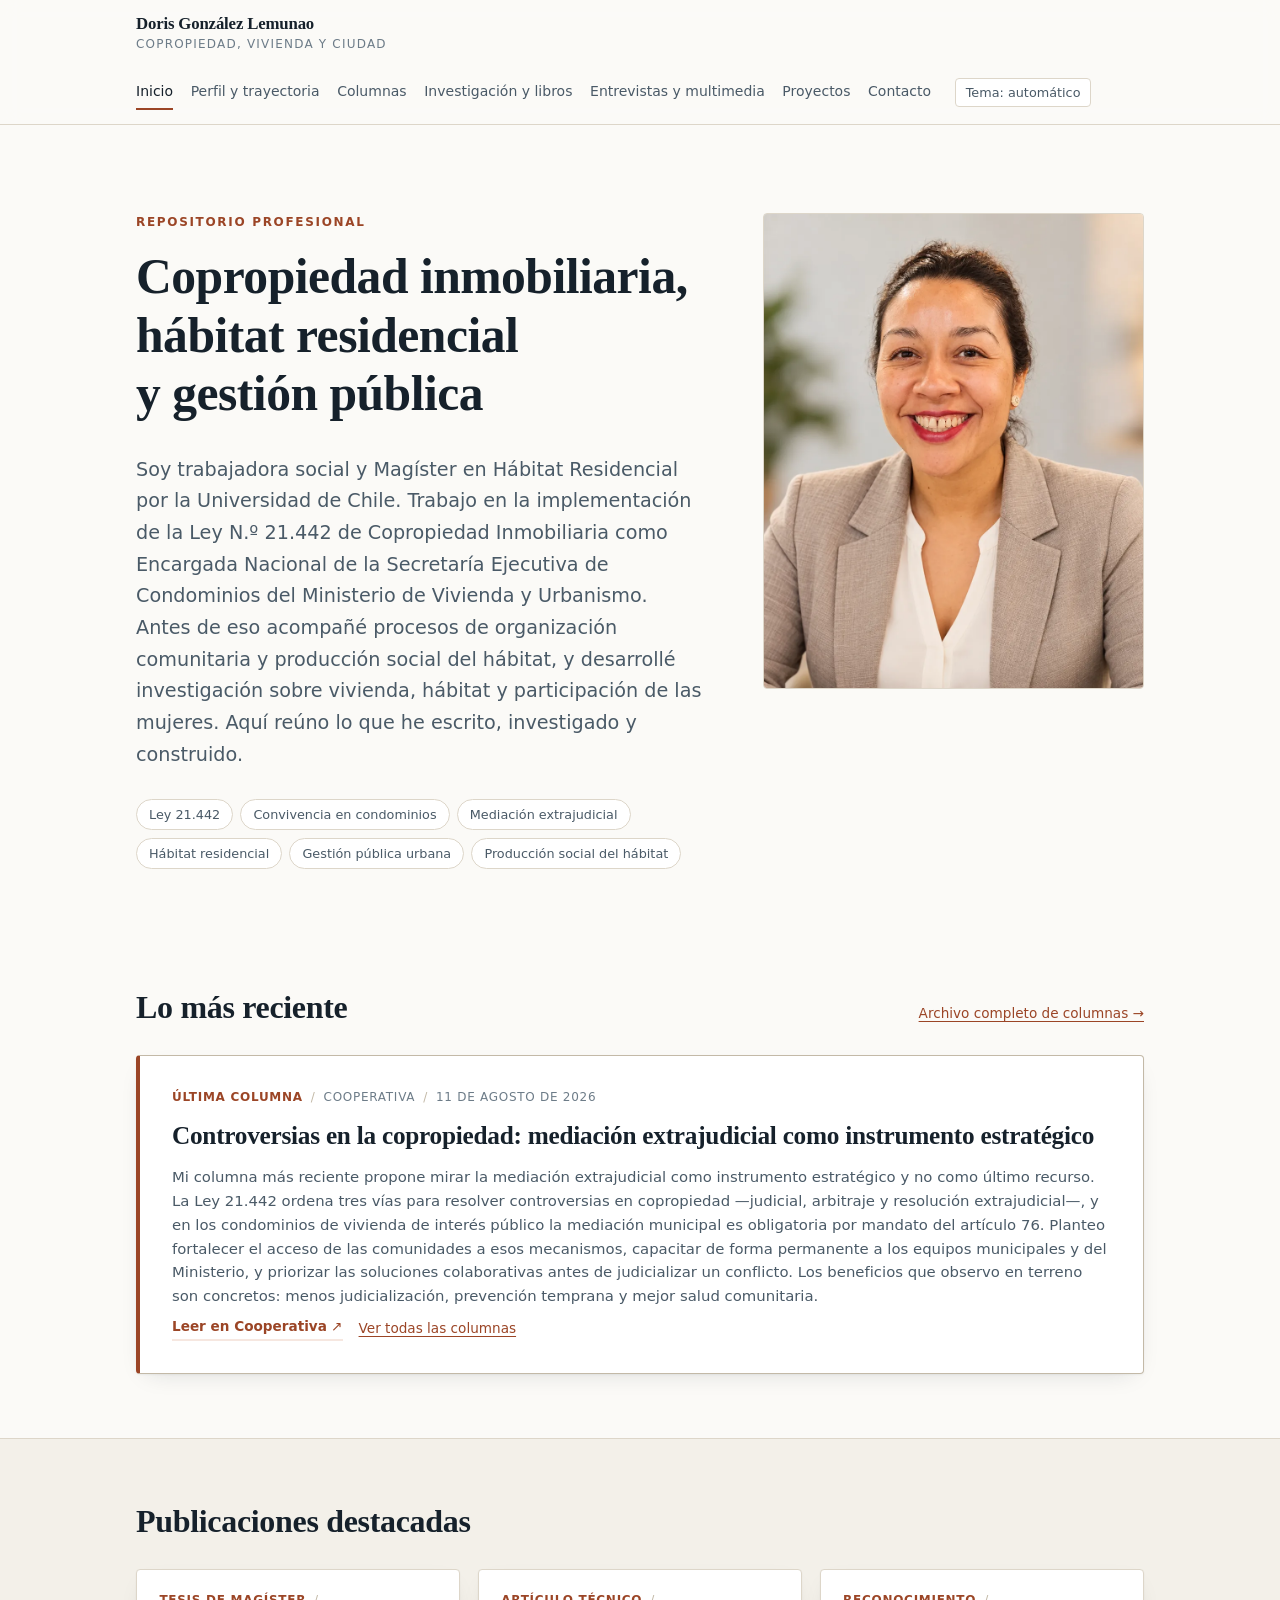
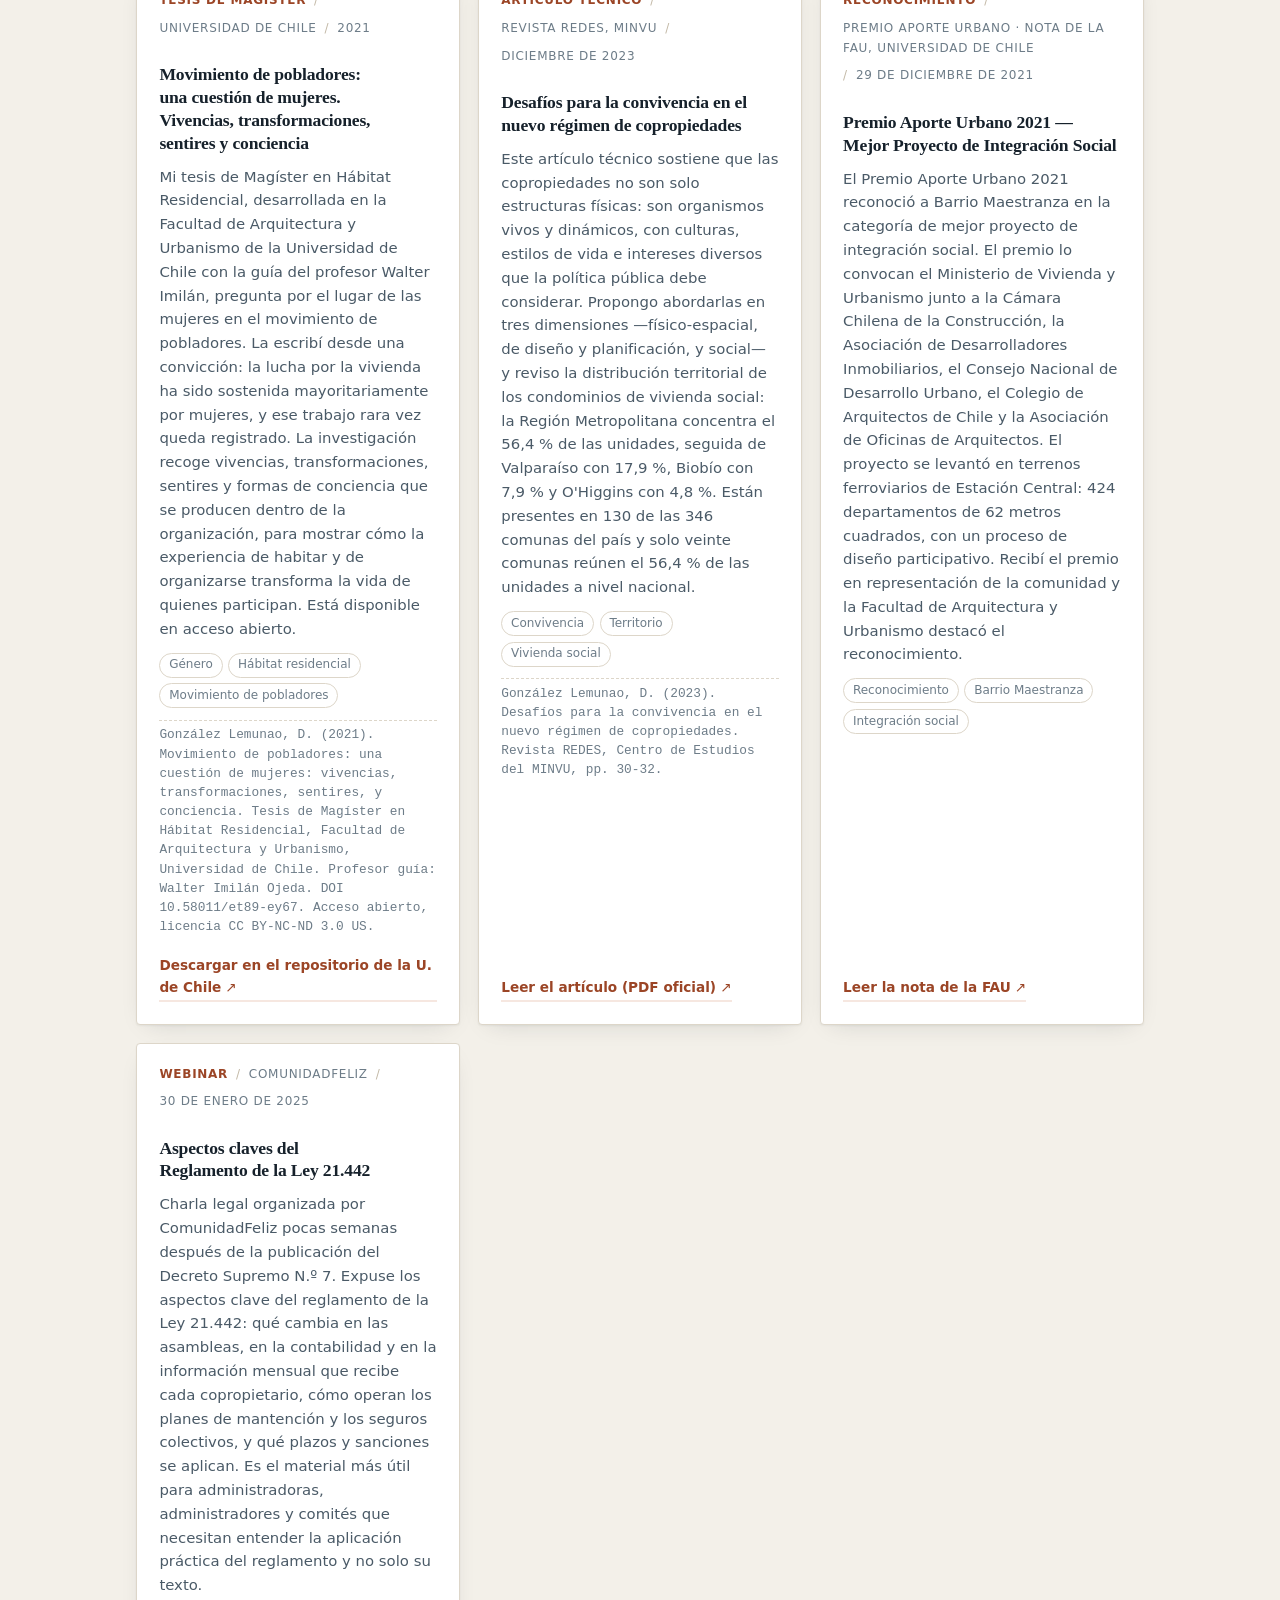
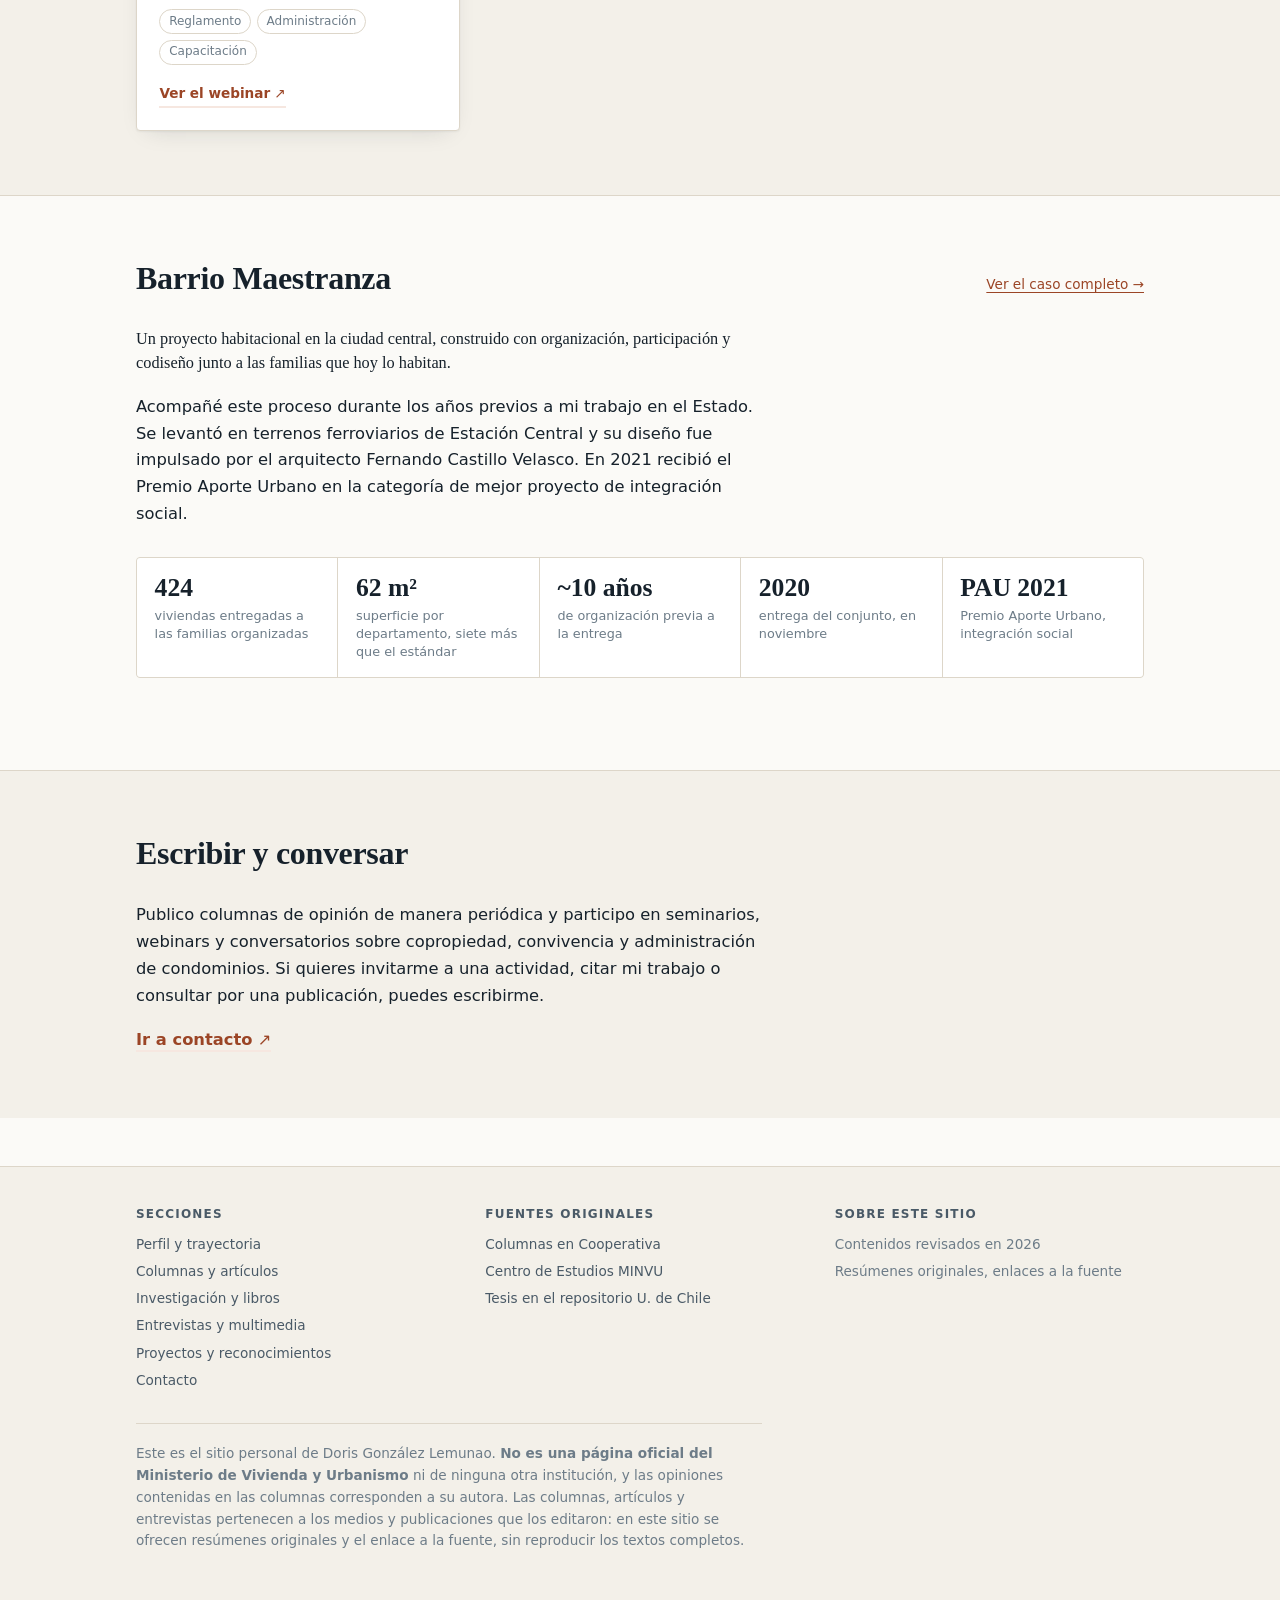
<file: index.html>
<!DOCTYPE html>
<html lang="es">
<head>
<meta charset="utf-8">
<meta name="viewport" content="width=device-width, initial-scale=1">
<title>Doris González Lemunao — Copropiedad inmobiliaria, vivienda y ciudad</title>
<meta name="description" content="Sitio personal de Doris González Lemunao. Trabajadora social y Magíster en Hábitat Residencial. Columnas, investigación, entrevistas y proyectos sobre copropiedad inmobiliaria, Ley 21.442, hábitat residencial y gestión pública.">
<meta name="author" content="Doris González Lemunao">
<meta property="og:title" content="Doris González Lemunao">
<meta property="og:description" content="Repositorio profesional: copropiedad inmobiliaria y Ley 21.442, hábitat residencial, vivienda, ciudad y gestión pública.">
<meta property="og:type" content="profile">
<meta property="og:locale" content="es_CL">
<meta name="robots" content="noindex, nofollow">
<link rel="stylesheet" href="assets/estilos.css?v=20260930">
</head>
<body>
<a class="salto-contenido" href="#contenido">Saltar al contenido</a>

<header class="sitio-encabezado">
  <div class="contenedor">
    <a class="marca" href="index.html">Doris González Lemunao<span>Copropiedad, vivienda y ciudad</span></a>
    <nav class="sitio-nav" aria-label="Secciones del sitio">
      <ul>
        <li><a href="index.html" aria-current="page">Inicio</a></li>
        <li><a href="perfil.html">Perfil y trayectoria</a></li>
        <li><a href="columnas.html">Columnas</a></li>
        <li><a href="investigacion.html">Investigación y libros</a></li>
        <li><a href="entrevistas.html">Entrevistas y multimedia</a></li>
        <li><a href="proyectos.html">Proyectos</a></li>
        <li><a href="contacto.html">Contacto</a></li>
      </ul>
    </nav>
    <button class="tema-boton" type="button" data-tema>Tema</button>
  </div>
</header>

<main id="contenido">

  <section class="portada">
    <div class="contenedor portada-rejilla">
      <div>
        <p class="sobretitulo">Repositorio profesional</p>
        <h1>Copropiedad inmobiliaria, hábitat residencial y gestión pública</h1>
        <p class="bajada">
          Soy trabajadora social y Magíster en Hábitat Residencial por la Universidad de Chile.
          Trabajo en la implementación de la Ley N.º 21.442 de Copropiedad Inmobiliaria como
          Encargada Nacional de la Secretaría Ejecutiva de Condominios del Ministerio de Vivienda
          y Urbanismo. Antes de eso acompañé procesos de organización comunitaria y producción
          social del hábitat, y desarrollé investigación sobre vivienda, hábitat y participación
          de las mujeres. Aquí reúno lo que he escrito, investigado y construido.
        </p>
        <ul class="especialidades">
          <li>Ley 21.442</li>
          <li>Convivencia en condominios</li>
          <li>Mediación extrajudicial</li>
          <li>Hábitat residencial</li>
          <li>Gestión pública urbana</li>
          <li>Producción social del hábitat</li>
        </ul>
      </div>
      <div class="retrato retrato-foto">
        <img src="assets/img/doris-gonzalez-retrato.webp" width="900" height="1125"
             alt="Retrato de Doris González Lemunao" fetchpriority="high">
      </div>
    </div>
  </section>

  <section class="seccion">
    <div class="contenedor">
      <div class="seccion-titulo">
        <h2>Lo más reciente</h2>
        <a class="enlace-mas" href="columnas.html">Archivo completo de columnas &rarr;</a>
      </div>
      <div class="destacado-principal" data-ultima-columna></div>
    </div>
  </section>

  <section class="seccion seccion-alterna">
    <div class="contenedor">
      <div class="seccion-titulo">
        <h2>Publicaciones destacadas</h2>
      </div>
      <div class="rejilla" data-destacados="A01,A03,P01,M01"></div>
    </div>
  </section>

  <section class="seccion">
    <div class="contenedor">
      <div class="seccion-titulo">
        <h2>Barrio Maestranza</h2>
        <a class="enlace-mas" href="proyectos.html">Ver el caso completo &rarr;</a>
      </div>
      <div class="texto-largo">
        <p class="plomo">
          Un proyecto habitacional en la ciudad central, construido con organización,
          participación y codiseño junto a las familias que hoy lo habitan.
        </p>
        <p>
          Acompañé este proceso durante los años previos a mi trabajo en el Estado. Se levantó
          en terrenos ferroviarios de Estación Central y su diseño fue impulsado por el arquitecto
          Fernando Castillo Velasco. En 2021 recibió el Premio Aporte Urbano en la categoría de
          mejor proyecto de integración social.
        </p>
      </div>
      <ul class="datos-caso" data-caso-maestranza></ul>
    </div>
  </section>

  <section class="seccion seccion-alterna">
    <div class="contenedor">
      <div class="seccion-titulo">
        <h2>Escribir y conversar</h2>
      </div>
      <div class="texto-largo">
        <p>
          Publico columnas de opinión de manera periódica y participo en seminarios, webinars
          y conversatorios sobre copropiedad, convivencia y administración de condominios.
          Si quieres invitarme a una actividad, citar mi trabajo o consultar por una publicación,
          puedes escribirme.
        </p>
        <p><a class="enlace-fuente" href="contacto.html">Ir a contacto</a></p>
      </div>
    </div>
  </section>

</main>

<footer class="sitio-pie">
  <div class="contenedor">
    <div class="pie-rejilla">
      <div>
        <h2>Secciones</h2>
        <ul>
          <li><a href="perfil.html">Perfil y trayectoria</a></li>
          <li><a href="columnas.html">Columnas y artículos</a></li>
          <li><a href="investigacion.html">Investigación y libros</a></li>
          <li><a href="entrevistas.html">Entrevistas y multimedia</a></li>
          <li><a href="proyectos.html">Proyectos y reconocimientos</a></li>
          <li><a href="contacto.html">Contacto</a></li>
        </ul>
      </div>
      <div>
        <h2>Fuentes originales</h2>
        <ul>
          <li><a href="https://opinion.cooperativa.cl/opinion/doris-gonzalez-lemunao/2023-01-12/221401.html" rel="noopener external">Columnas en Cooperativa</a></li>
          <li><a href="https://centrodeestudios.minvu.gob.cl/" rel="noopener external">Centro de Estudios MINVU</a></li>
          <li><a href="https://repositorio.uchile.cl/handle/2250/181227" rel="noopener external">Tesis en el repositorio U. de Chile</a></li>
        </ul>
      </div>
      <div>
        <h2>Sobre este sitio</h2>
        <ul>
          <li>Contenidos revisados en <span data-anio-actual>2026</span></li>
          <li>Resúmenes originales, enlaces a la fuente</li>
        </ul>
      </div>
    </div>
    <p class="descargo">
      Este es el sitio personal de Doris González Lemunao. <strong>No es una página oficial del
      Ministerio de Vivienda y Urbanismo</strong> ni de ninguna otra institución, y las opiniones
      contenidas en las columnas corresponden a su autora. Las columnas, artículos y entrevistas
      pertenecen a los medios y publicaciones que los editaron: en este sitio se ofrecen resúmenes
      originales y el enlace a la fuente, sin reproducir los textos completos.
    </p>
  </div>
</footer>

<script src="assets/datos.js"></script>
<script src="assets/sitio.js"></script>
</body>
</html>
</file>
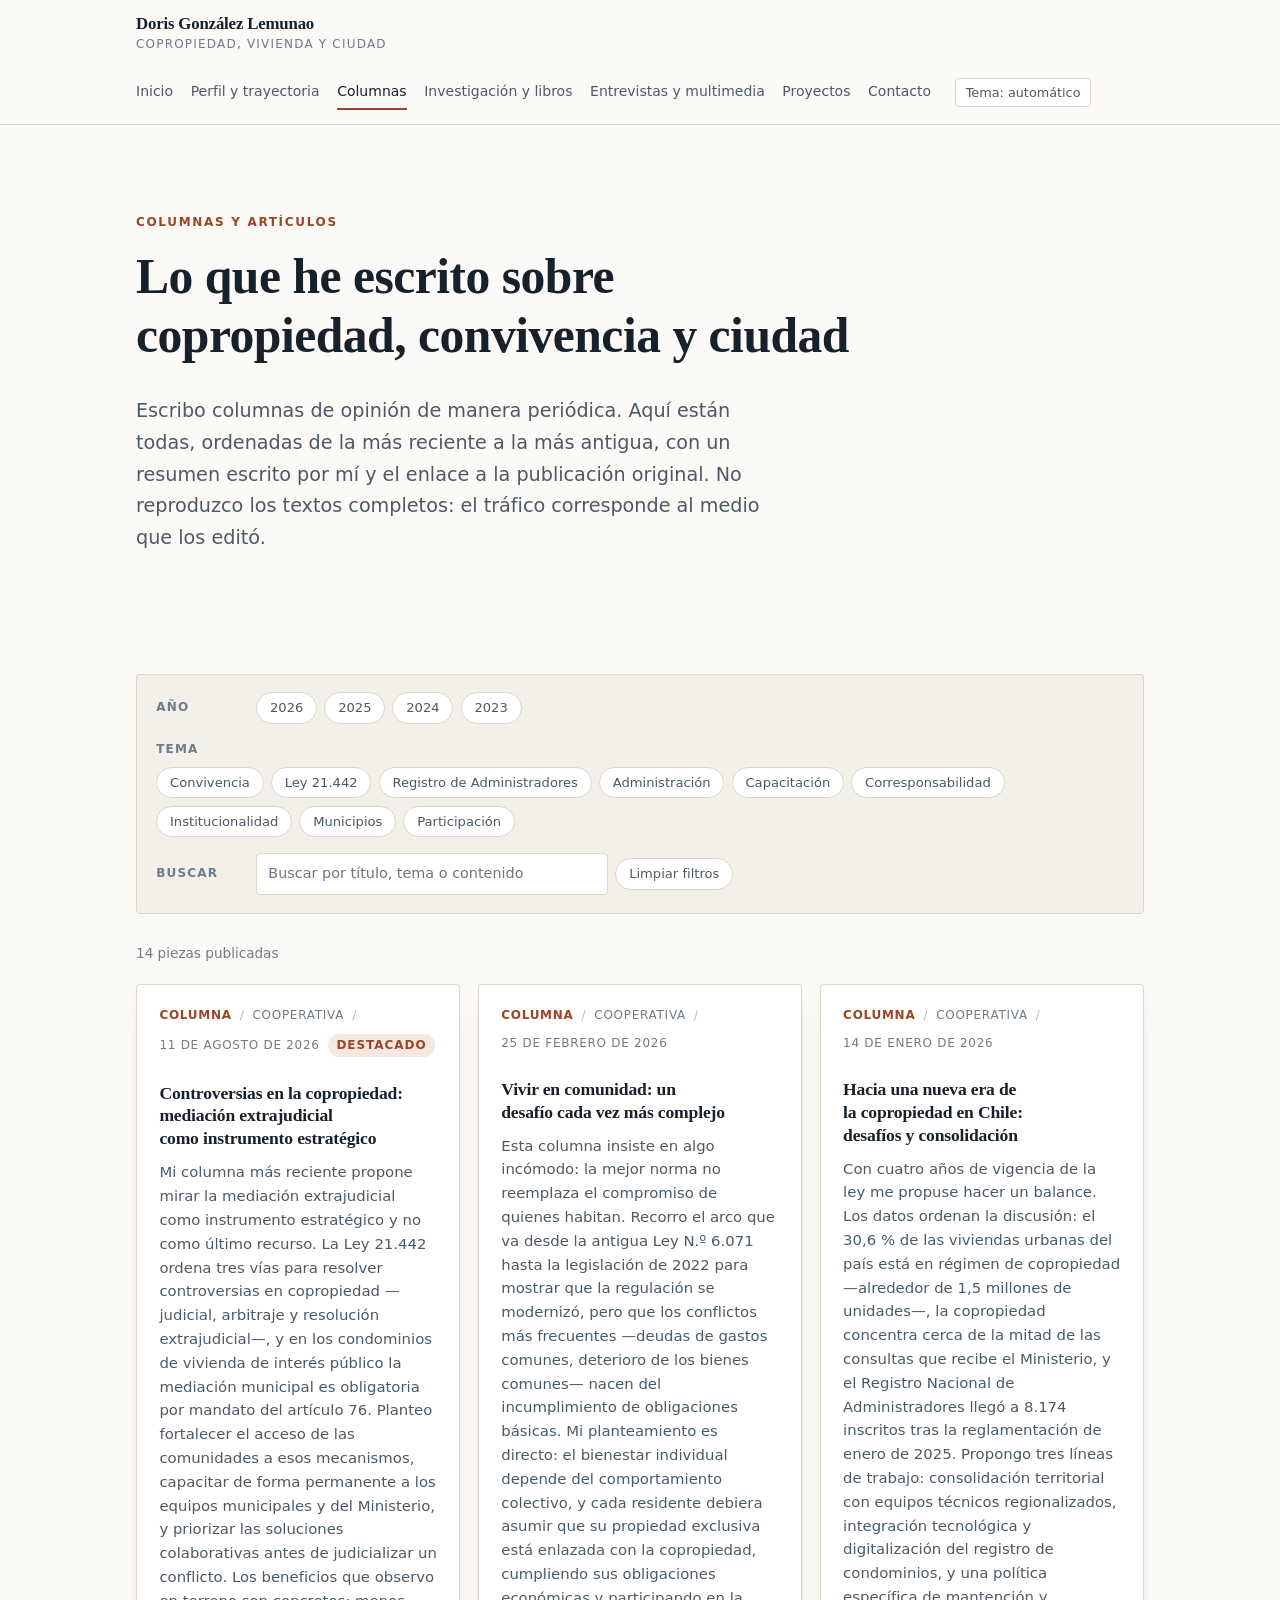
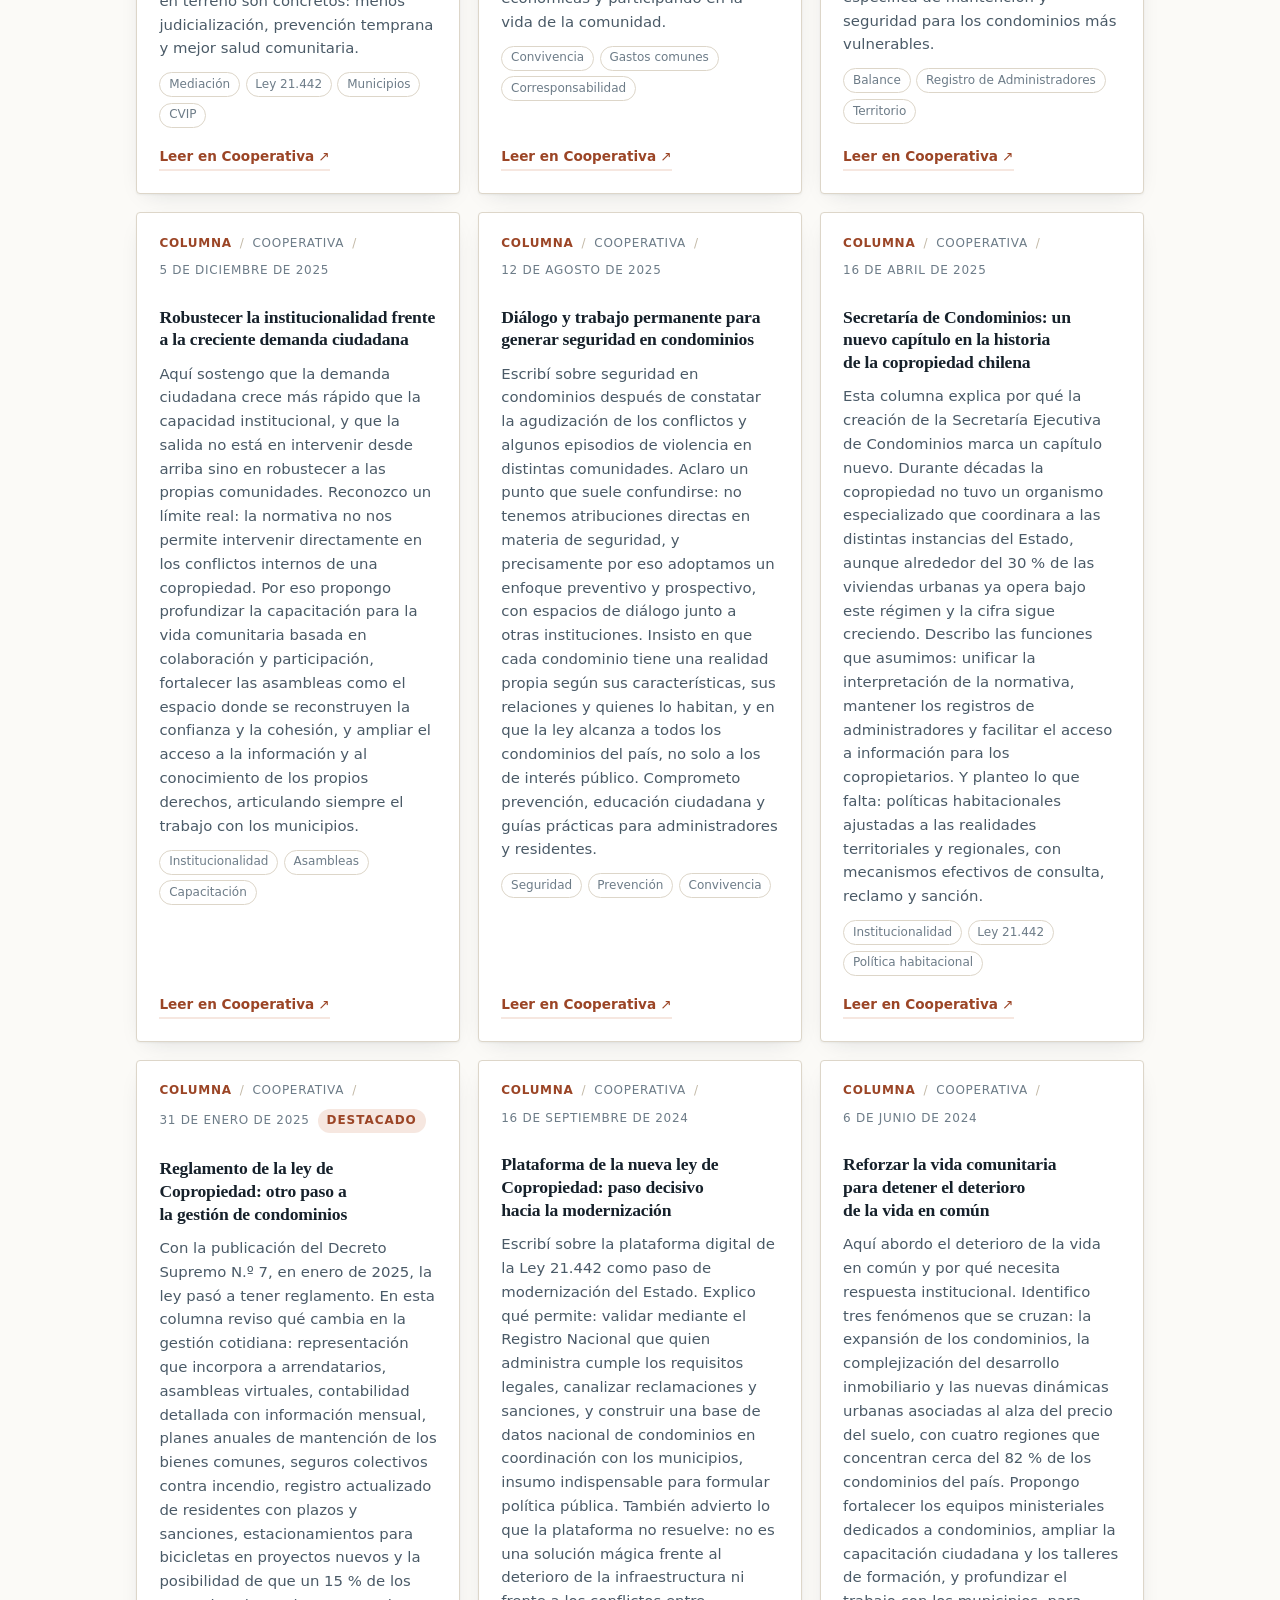
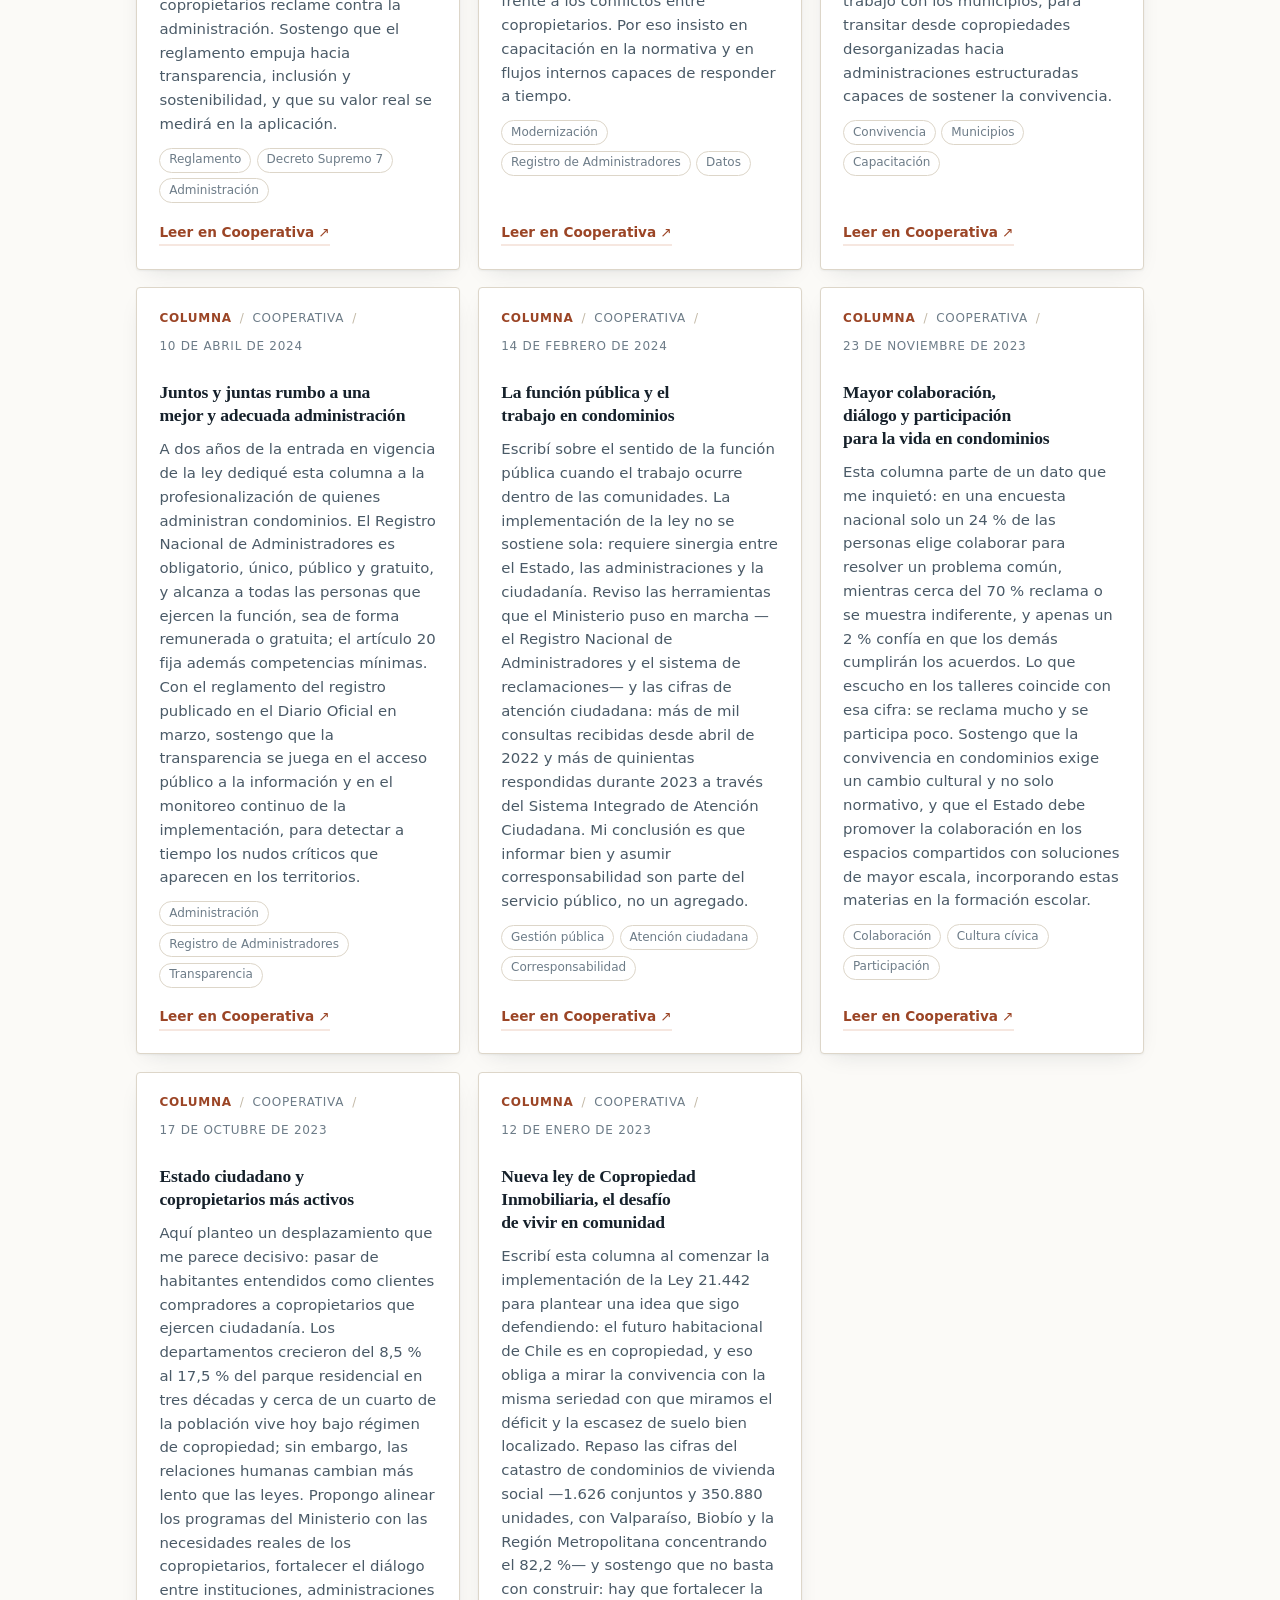
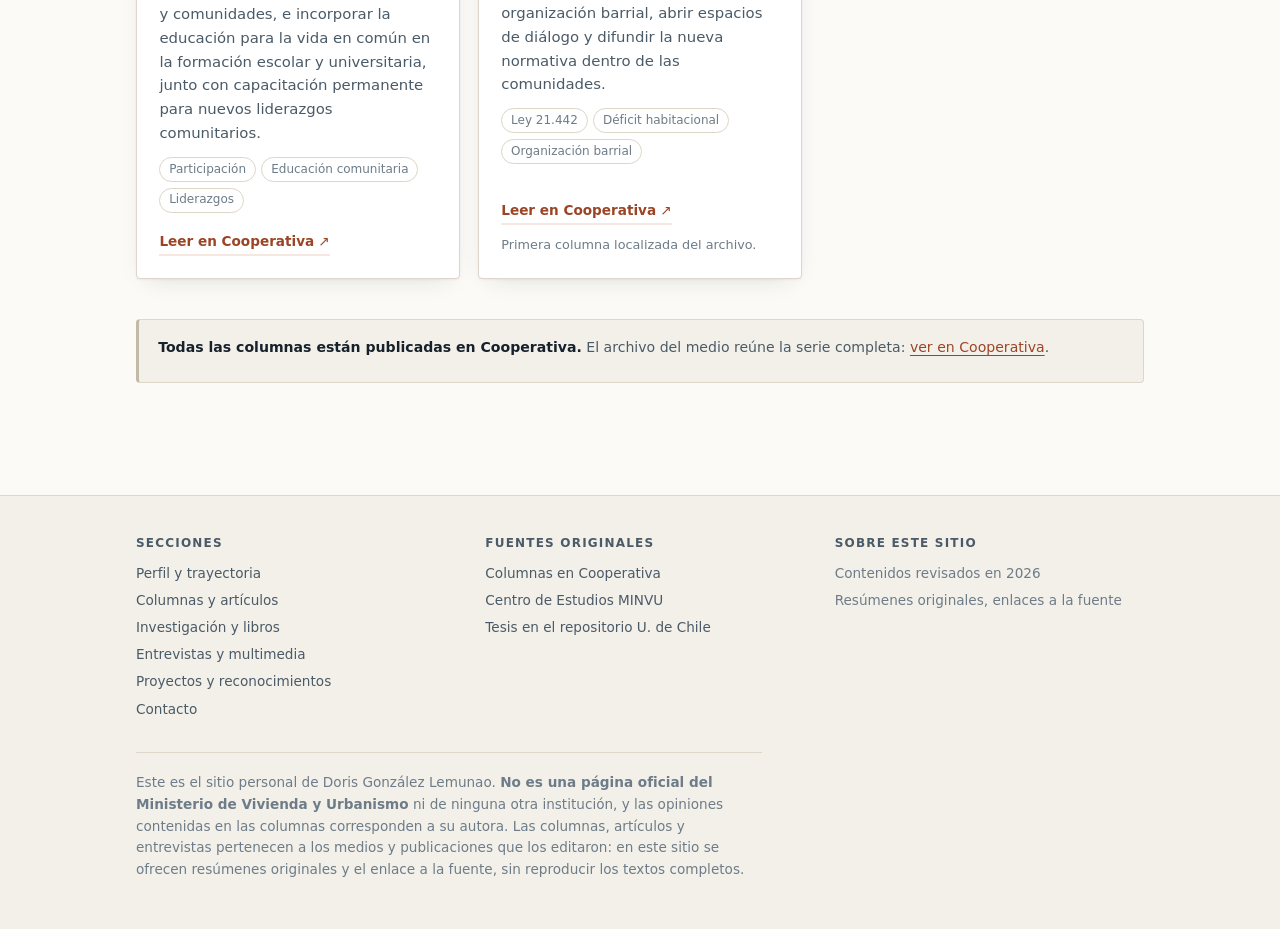
<file: columnas.html>
<!DOCTYPE html>
<html lang="es">
<head>
<meta charset="utf-8">
<meta name="viewport" content="width=device-width, initial-scale=1">
<title>Columnas y artículos — Doris González Lemunao</title>
<meta name="description" content="Archivo de columnas de opinión de Doris González Lemunao sobre copropiedad inmobiliaria, Ley 21.442, convivencia y gestión pública. Resumen propio y enlace al medio original.">
<meta name="robots" content="noindex, nofollow">
<link rel="stylesheet" href="assets/estilos.css?v=20260930">
</head>
<body>
<a class="salto-contenido" href="#contenido">Saltar al contenido</a>

<header class="sitio-encabezado">
  <div class="contenedor">
    <a class="marca" href="index.html">Doris González Lemunao<span>Copropiedad, vivienda y ciudad</span></a>
    <nav class="sitio-nav" aria-label="Secciones del sitio">
      <ul>
        <li><a href="index.html">Inicio</a></li>
        <li><a href="perfil.html">Perfil y trayectoria</a></li>
        <li><a href="columnas.html" aria-current="page">Columnas</a></li>
        <li><a href="investigacion.html">Investigación y libros</a></li>
        <li><a href="entrevistas.html">Entrevistas y multimedia</a></li>
        <li><a href="proyectos.html">Proyectos</a></li>
        <li><a href="contacto.html">Contacto</a></li>
      </ul>
    </nav>
    <button class="tema-boton" type="button" data-tema>Tema</button>
  </div>
</header>

<main id="contenido">

  <section class="portada">
    <div class="contenedor">
      <p class="sobretitulo">Columnas y artículos</p>
      <h1>Lo que he escrito sobre copropiedad, convivencia y ciudad</h1>
      <p class="bajada">
        Escribo columnas de opinión de manera periódica. Aquí están todas, ordenadas de la más
        reciente a la más antigua, con un resumen escrito por mí y el enlace a la publicación
        original. No reproduzco los textos completos: el tráfico corresponde al medio que los editó.
      </p>
    </div>
  </section>

  <section class="seccion">
    <div class="contenedor" data-repositorio="columnas">

      <div class="filtros">
        <div class="filtro-grupo">
          <span class="etiqueta-grupo" id="rotulo-anios">Año</span>
          <div class="filtro-grupo" role="group" aria-labelledby="rotulo-anios" data-filtro-anios></div>
        </div>
        <div class="filtro-grupo">
          <span class="etiqueta-grupo" id="rotulo-temas">Tema</span>
          <div class="filtro-grupo" role="group" aria-labelledby="rotulo-temas" data-filtro-temas></div>
        </div>
        <div class="filtro-grupo">
          <span class="etiqueta-grupo"><label for="buscar">Buscar</label></span>
          <input class="buscador" type="search" id="buscar" data-buscador
                 placeholder="Buscar por título, tema o contenido" autocomplete="off">
          <button class="filtro" type="button" data-limpiar>Limpiar filtros</button>
        </div>
      </div>

      <p class="conteo" data-conteo aria-live="polite"></p>
      <div class="rejilla" data-lista></div>

      <div class="aviso" style="margin-top:2.5rem">
        <p><strong>Todas las columnas están publicadas en Cooperativa.</strong>
        El archivo del medio reúne la serie completa:
        <a href="https://opinion.cooperativa.cl/opinion/doris-gonzalez-lemunao/2023-01-12/221401.html" rel="noopener external">ver en Cooperativa</a>.</p>
      </div>

    </div>
  </section>

</main>

<footer class="sitio-pie">
  <div class="contenedor">
    <div class="pie-rejilla">
      <div>
        <h2>Secciones</h2>
        <ul>
          <li><a href="perfil.html">Perfil y trayectoria</a></li>
          <li><a href="columnas.html">Columnas y artículos</a></li>
          <li><a href="investigacion.html">Investigación y libros</a></li>
          <li><a href="entrevistas.html">Entrevistas y multimedia</a></li>
          <li><a href="proyectos.html">Proyectos y reconocimientos</a></li>
          <li><a href="contacto.html">Contacto</a></li>
        </ul>
      </div>
      <div>
        <h2>Fuentes originales</h2>
        <ul>
          <li><a href="https://opinion.cooperativa.cl/opinion/doris-gonzalez-lemunao/2023-01-12/221401.html" rel="noopener external">Columnas en Cooperativa</a></li>
          <li><a href="https://centrodeestudios.minvu.gob.cl/" rel="noopener external">Centro de Estudios MINVU</a></li>
          <li><a href="https://repositorio.uchile.cl/handle/2250/181227" rel="noopener external">Tesis en el repositorio U. de Chile</a></li>
        </ul>
      </div>
      <div>
        <h2>Sobre este sitio</h2>
        <ul>
          <li>Contenidos revisados en <span data-anio-actual>2026</span></li>
          <li>Resúmenes originales, enlaces a la fuente</li>
        </ul>
      </div>
    </div>
    <p class="descargo">
      Este es el sitio personal de Doris González Lemunao. <strong>No es una página oficial del
      Ministerio de Vivienda y Urbanismo</strong> ni de ninguna otra institución, y las opiniones
      contenidas en las columnas corresponden a su autora. Las columnas, artículos y entrevistas
      pertenecen a los medios y publicaciones que los editaron: en este sitio se ofrecen resúmenes
      originales y el enlace a la fuente, sin reproducir los textos completos.
    </p>
  </div>
</footer>

<script src="assets/datos.js"></script>
<script src="assets/sitio.js"></script>
</body>
</html>
</file>
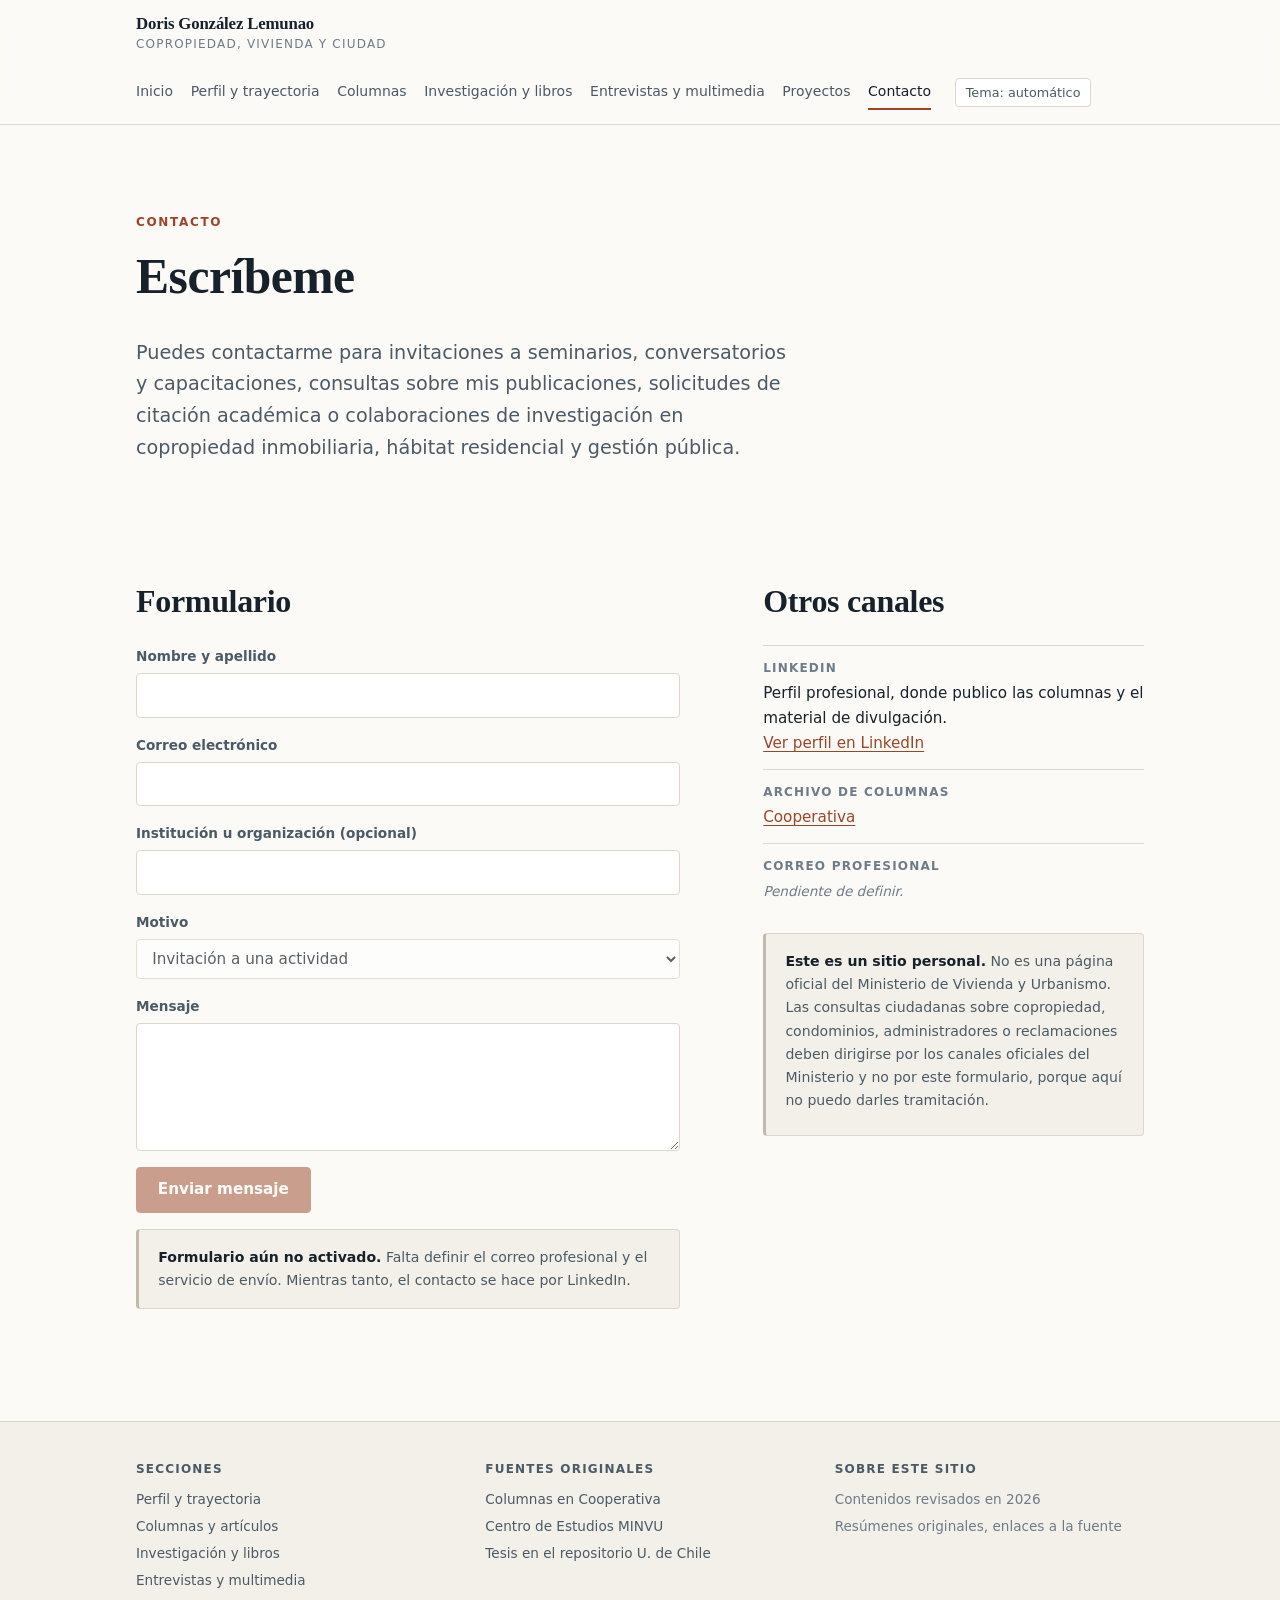
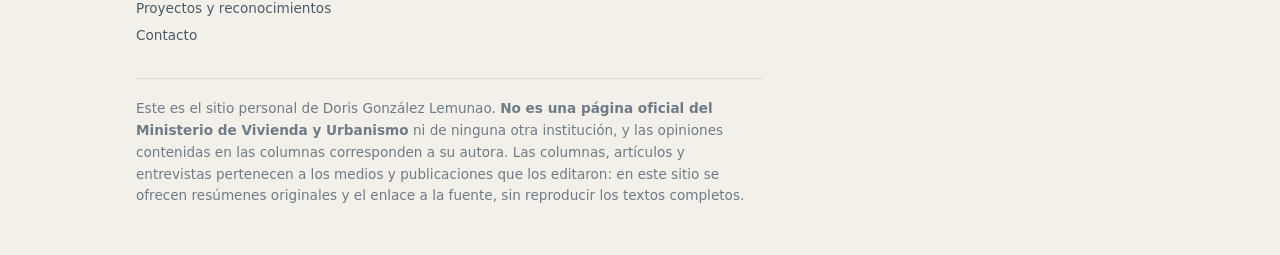
<file: contacto.html>
<!DOCTYPE html>
<html lang="es">
<head>
<meta charset="utf-8">
<meta name="viewport" content="width=device-width, initial-scale=1">
<title>Contacto — Doris González Lemunao</title>
<meta name="description" content="Contacto profesional de Doris González Lemunao para invitaciones a seminarios, consultas sobre publicaciones y solicitudes académicas. Sitio personal, no institucional.">
<meta name="robots" content="noindex, nofollow">
<link rel="stylesheet" href="assets/estilos.css?v=20260930">
</head>
<body>
<a class="salto-contenido" href="#contenido">Saltar al contenido</a>

<header class="sitio-encabezado">
  <div class="contenedor">
    <a class="marca" href="index.html">Doris González Lemunao<span>Copropiedad, vivienda y ciudad</span></a>
    <nav class="sitio-nav" aria-label="Secciones del sitio">
      <ul>
        <li><a href="index.html">Inicio</a></li>
        <li><a href="perfil.html">Perfil y trayectoria</a></li>
        <li><a href="columnas.html">Columnas</a></li>
        <li><a href="investigacion.html">Investigación y libros</a></li>
        <li><a href="entrevistas.html">Entrevistas y multimedia</a></li>
        <li><a href="proyectos.html">Proyectos</a></li>
        <li><a href="contacto.html" aria-current="page">Contacto</a></li>
      </ul>
    </nav>
    <button class="tema-boton" type="button" data-tema>Tema</button>
  </div>
</header>

<main id="contenido">

  <section class="portada">
    <div class="contenedor">
      <p class="sobretitulo">Contacto</p>
      <h1>Escríbeme</h1>
      <p class="bajada">
        Puedes contactarme para invitaciones a seminarios, conversatorios y capacitaciones,
        consultas sobre mis publicaciones, solicitudes de citación académica o colaboraciones
        de investigación en copropiedad inmobiliaria, hábitat residencial y gestión pública.
      </p>
    </div>
  </section>

  <section class="seccion">
    <div class="contenedor">
      <div class="portada-rejilla">
        <div>
          <h2>Formulario</h2>

          <form class="formulario" data-formulario data-endpoint="">
            <div class="campo">
              <label for="nombre">Nombre y apellido</label>
              <input type="text" id="nombre" name="nombre" required autocomplete="name">
            </div>
            <div class="campo">
              <label for="correo">Correo electrónico</label>
              <input type="email" id="correo" name="correo" required autocomplete="email">
            </div>
            <div class="campo">
              <label for="institucion">Institución u organización (opcional)</label>
              <input type="text" id="institucion" name="institucion" autocomplete="organization">
            </div>
            <div class="campo">
              <label for="motivo">Motivo</label>
              <select id="motivo" name="motivo">
                <option>Invitación a una actividad</option>
                <option>Consulta sobre una publicación</option>
                <option>Solicitud académica o de investigación</option>
                <option>Prensa</option>
                <option>Otro</option>
              </select>
            </div>
            <div class="campo">
              <label for="mensaje">Mensaje</label>
              <textarea id="mensaje" name="mensaje" required></textarea>
            </div>
            <button class="boton" type="submit">Enviar mensaje</button>
            <p data-estado aria-live="polite"></p>
          </form>
        </div>

        <div>
          <h2>Otros canales</h2>
          <ul class="canales">
            <li>
              <span class="rotulo">LinkedIn</span>
              Perfil profesional, donde publico las columnas y el material de divulgación.
              <br><a href="https://www.linkedin.com/in/doris-gonzalez-lemunao-03b922111/" rel="noopener external">Ver perfil en LinkedIn</a>
            </li>
            <li>
              <span class="rotulo">Archivo de columnas</span>
              <a href="https://opinion.cooperativa.cl/opinion/doris-gonzalez-lemunao/2023-01-12/221401.html" rel="noopener external">Cooperativa</a>
            </li>
            <li>
              <span class="rotulo">Correo profesional</span>
              <em style="color:var(--fg-3);font-size:.85rem">Pendiente de definir.</em>
            </li>
          </ul>

          <div class="aviso" style="margin-top:1.8rem">
            <p><strong>Este es un sitio personal.</strong> No es una página oficial del Ministerio
            de Vivienda y Urbanismo. Las consultas ciudadanas sobre copropiedad, condominios,
            administradores o reclamaciones deben dirigirse por los canales oficiales del
            Ministerio y no por este formulario, porque aquí no puedo darles tramitación.</p>
          </div>
        </div>
      </div>
    </div>
  </section>

</main>

<footer class="sitio-pie">
  <div class="contenedor">
    <div class="pie-rejilla">
      <div>
        <h2>Secciones</h2>
        <ul>
          <li><a href="perfil.html">Perfil y trayectoria</a></li>
          <li><a href="columnas.html">Columnas y artículos</a></li>
          <li><a href="investigacion.html">Investigación y libros</a></li>
          <li><a href="entrevistas.html">Entrevistas y multimedia</a></li>
          <li><a href="proyectos.html">Proyectos y reconocimientos</a></li>
          <li><a href="contacto.html">Contacto</a></li>
        </ul>
      </div>
      <div>
        <h2>Fuentes originales</h2>
        <ul>
          <li><a href="https://opinion.cooperativa.cl/opinion/doris-gonzalez-lemunao/2023-01-12/221401.html" rel="noopener external">Columnas en Cooperativa</a></li>
          <li><a href="https://centrodeestudios.minvu.gob.cl/" rel="noopener external">Centro de Estudios MINVU</a></li>
          <li><a href="https://repositorio.uchile.cl/handle/2250/181227" rel="noopener external">Tesis en el repositorio U. de Chile</a></li>
        </ul>
      </div>
      <div>
        <h2>Sobre este sitio</h2>
        <ul>
          <li>Contenidos revisados en <span data-anio-actual>2026</span></li>
          <li>Resúmenes originales, enlaces a la fuente</li>
        </ul>
      </div>
    </div>
    <p class="descargo">
      Este es el sitio personal de Doris González Lemunao. <strong>No es una página oficial del
      Ministerio de Vivienda y Urbanismo</strong> ni de ninguna otra institución, y las opiniones
      contenidas en las columnas corresponden a su autora. Las columnas, artículos y entrevistas
      pertenecen a los medios y publicaciones que los editaron: en este sitio se ofrecen resúmenes
      originales y el enlace a la fuente, sin reproducir los textos completos.
    </p>
  </div>
</footer>

<script src="assets/datos.js"></script>
<script src="assets/sitio.js"></script>
</body>
</html>
</file>
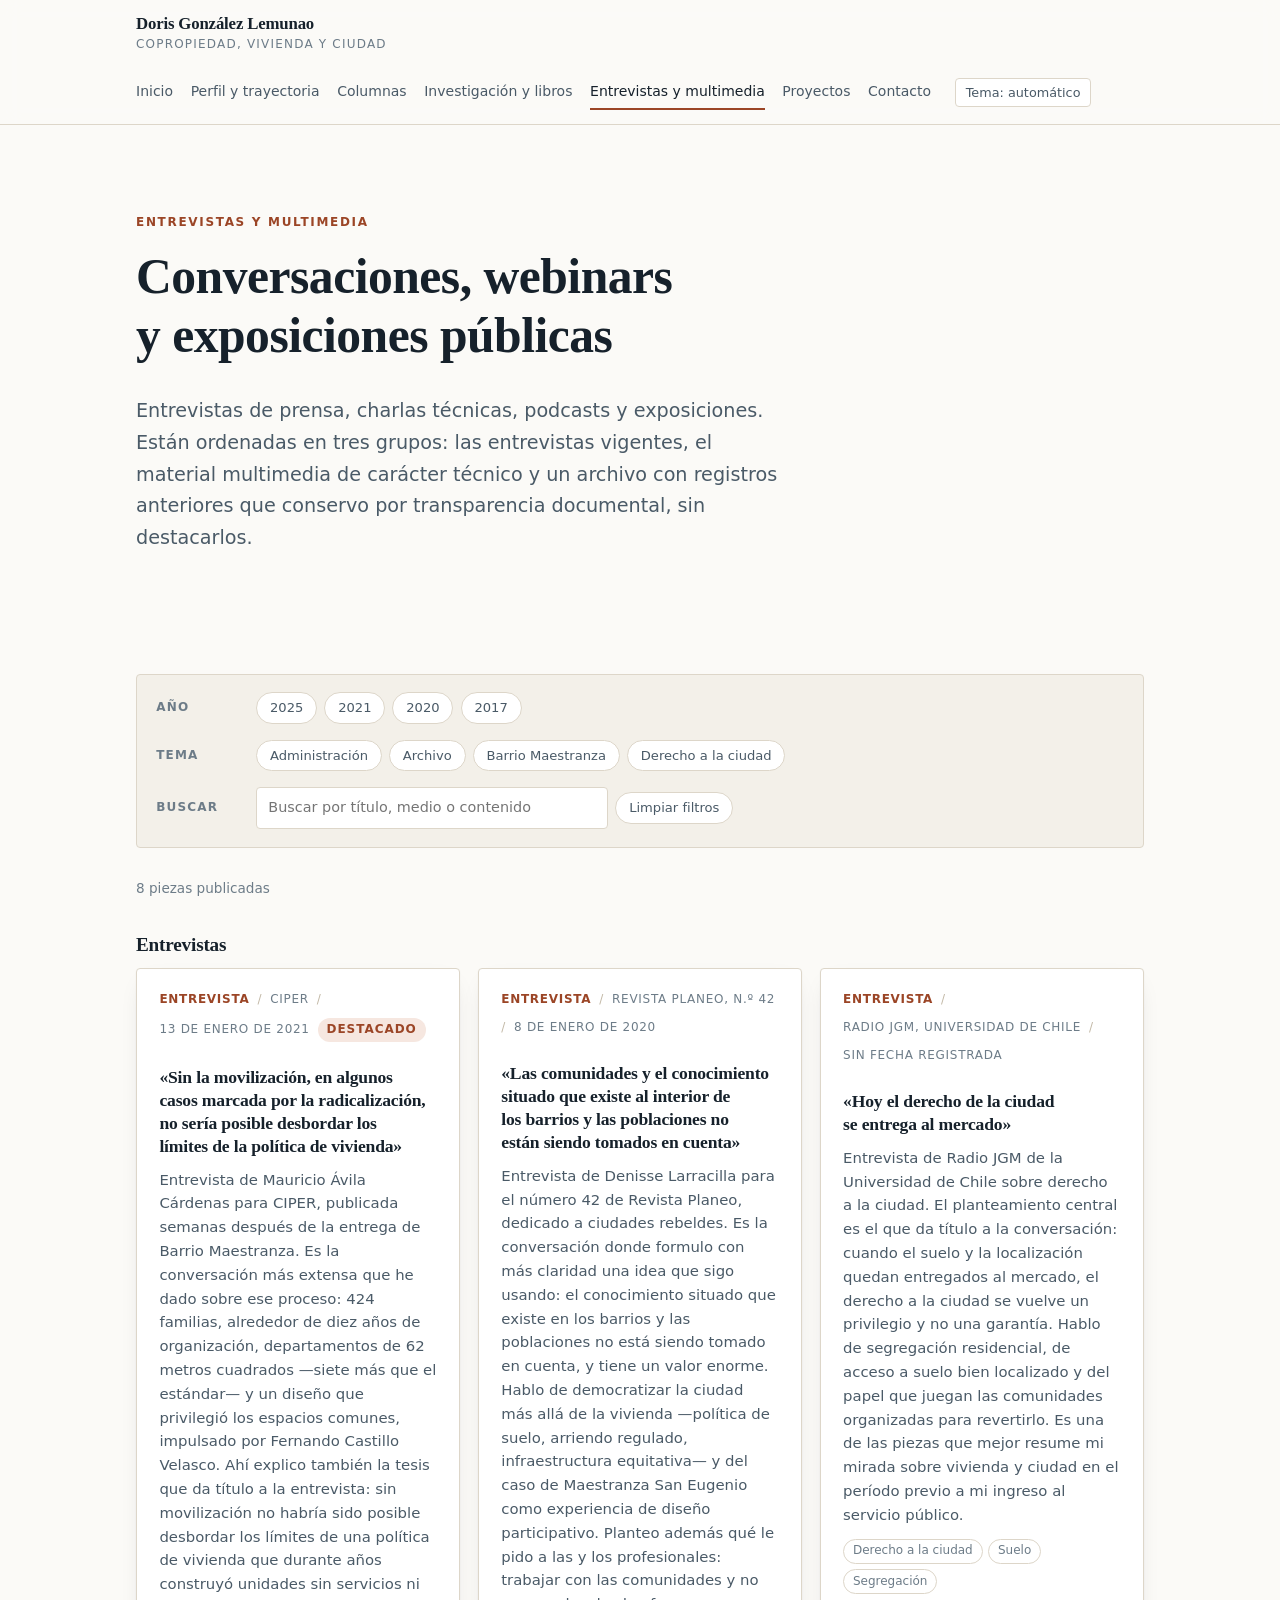
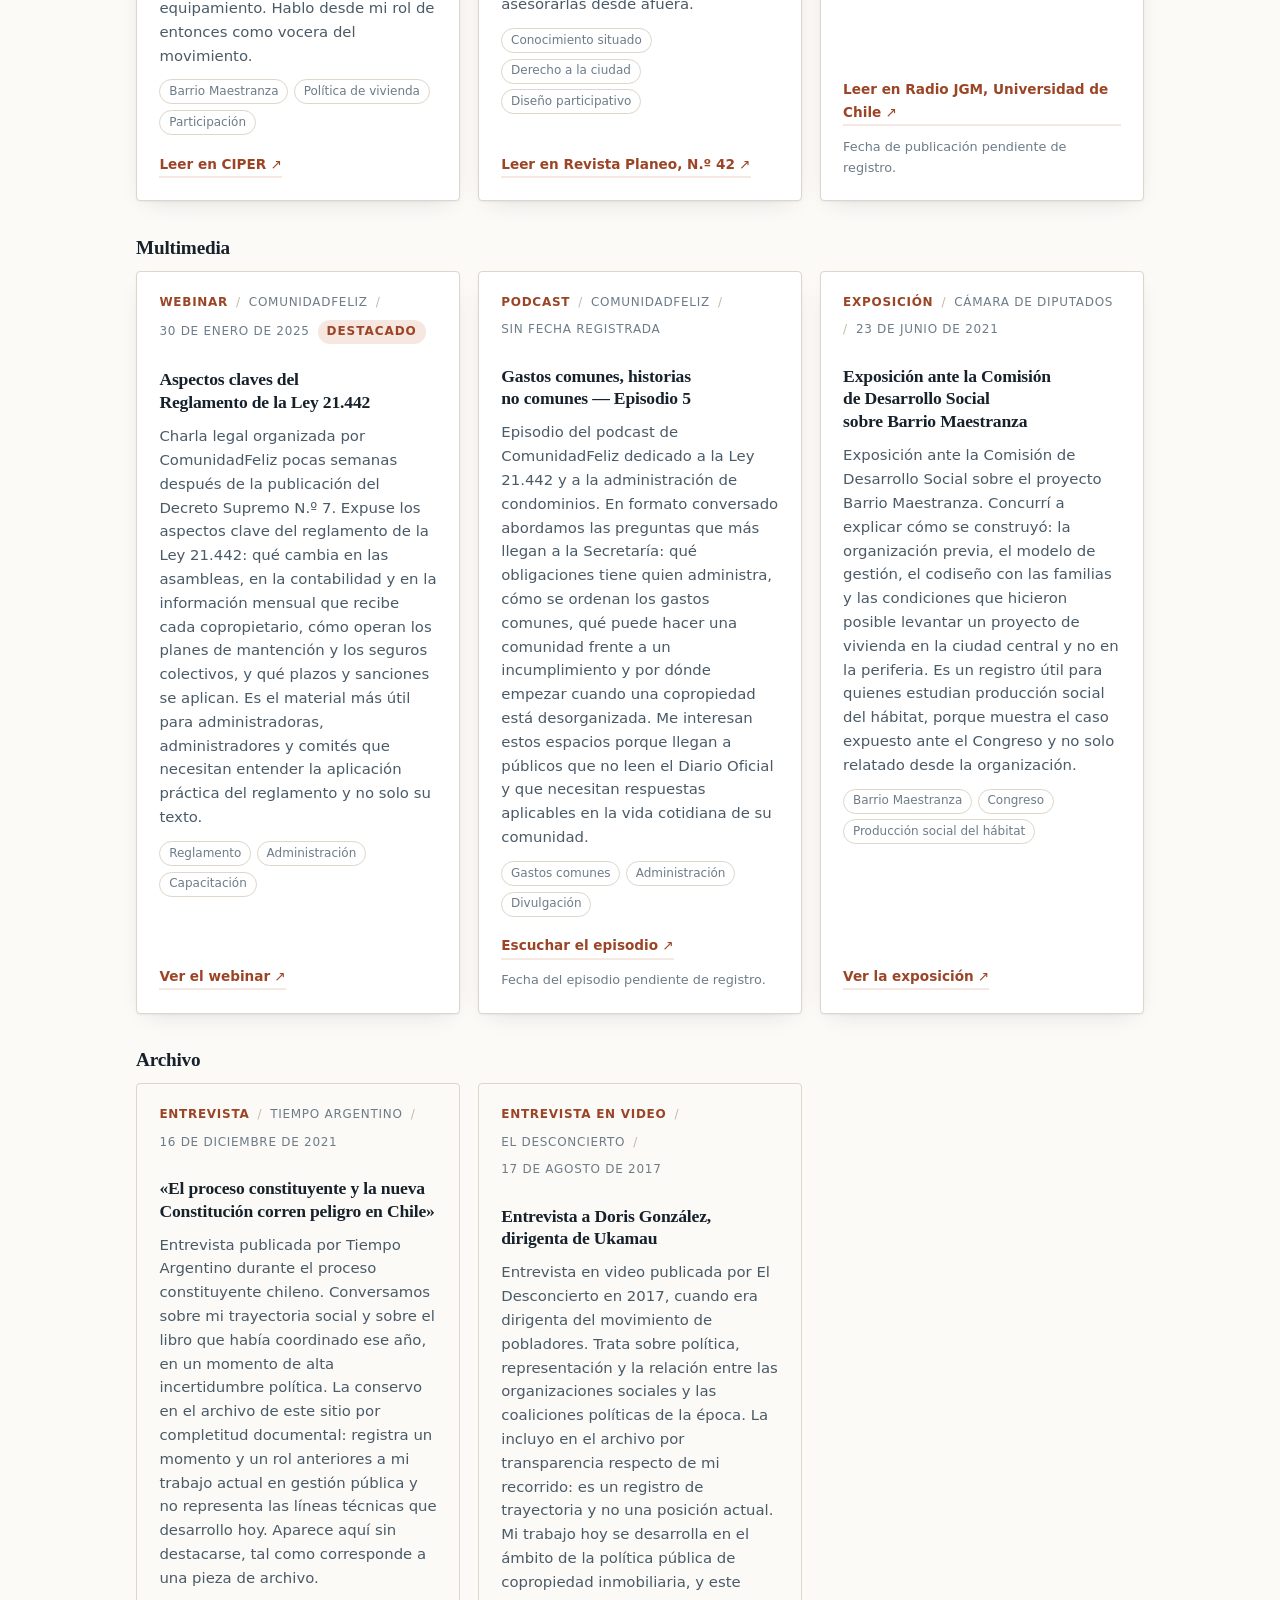
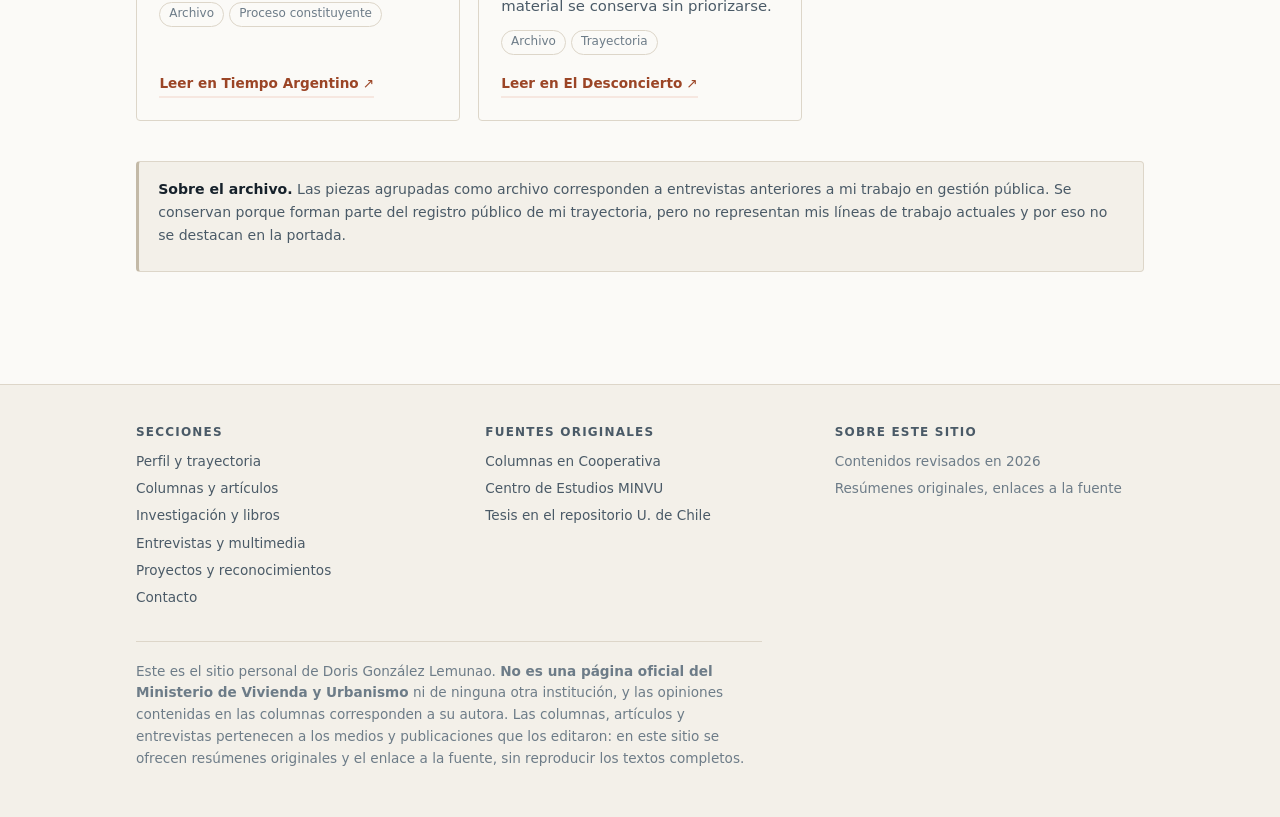
<file: entrevistas.html>
<!DOCTYPE html>
<html lang="es">
<head>
<meta charset="utf-8">
<meta name="viewport" content="width=device-width, initial-scale=1">
<title>Entrevistas y multimedia — Doris González Lemunao</title>
<meta name="description" content="Entrevistas de prensa, webinars, podcasts y exposiciones públicas de Doris González Lemunao sobre vivienda, ciudad y copropiedad inmobiliaria.">
<meta name="robots" content="noindex, nofollow">
<link rel="stylesheet" href="assets/estilos.css?v=20260930">
</head>
<body>
<a class="salto-contenido" href="#contenido">Saltar al contenido</a>

<header class="sitio-encabezado">
  <div class="contenedor">
    <a class="marca" href="index.html">Doris González Lemunao<span>Copropiedad, vivienda y ciudad</span></a>
    <nav class="sitio-nav" aria-label="Secciones del sitio">
      <ul>
        <li><a href="index.html">Inicio</a></li>
        <li><a href="perfil.html">Perfil y trayectoria</a></li>
        <li><a href="columnas.html">Columnas</a></li>
        <li><a href="investigacion.html">Investigación y libros</a></li>
        <li><a href="entrevistas.html" aria-current="page">Entrevistas y multimedia</a></li>
        <li><a href="proyectos.html">Proyectos</a></li>
        <li><a href="contacto.html">Contacto</a></li>
      </ul>
    </nav>
    <button class="tema-boton" type="button" data-tema>Tema</button>
  </div>
</header>

<main id="contenido">

  <section class="portada">
    <div class="contenedor">
      <p class="sobretitulo">Entrevistas y multimedia</p>
      <h1>Conversaciones, webinars y exposiciones públicas</h1>
      <p class="bajada">
        Entrevistas de prensa, charlas técnicas, podcasts y exposiciones. Están ordenadas en tres
        grupos: las entrevistas vigentes, el material multimedia de carácter técnico y un archivo
        con registros anteriores que conservo por transparencia documental, sin destacarlos.
      </p>
    </div>
  </section>

  <section class="seccion">
    <div class="contenedor" data-repositorio="entrevistas">

      <div class="filtros">
        <div class="filtro-grupo">
          <span class="etiqueta-grupo" id="rotulo-anios">Año</span>
          <div class="filtro-grupo" role="group" aria-labelledby="rotulo-anios" data-filtro-anios></div>
        </div>
        <div class="filtro-grupo">
          <span class="etiqueta-grupo" id="rotulo-temas">Tema</span>
          <div class="filtro-grupo" role="group" aria-labelledby="rotulo-temas" data-filtro-temas></div>
        </div>
        <div class="filtro-grupo">
          <span class="etiqueta-grupo"><label for="buscar">Buscar</label></span>
          <input class="buscador" type="search" id="buscar" data-buscador
                 placeholder="Buscar por título, medio o contenido" autocomplete="off">
          <button class="filtro" type="button" data-limpiar>Limpiar filtros</button>
        </div>
      </div>

      <p class="conteo" data-conteo aria-live="polite"></p>
      <div data-lista></div>

      <div class="aviso" style="margin-top:2.5rem">
        <p><strong>Sobre el archivo.</strong> Las piezas agrupadas como archivo corresponden a
        entrevistas anteriores a mi trabajo en gestión pública. Se conservan porque forman parte
        del registro público de mi trayectoria, pero no representan mis líneas de trabajo actuales
        y por eso no se destacan en la portada.</p>
      </div>

    </div>
  </section>

</main>

<footer class="sitio-pie">
  <div class="contenedor">
    <div class="pie-rejilla">
      <div>
        <h2>Secciones</h2>
        <ul>
          <li><a href="perfil.html">Perfil y trayectoria</a></li>
          <li><a href="columnas.html">Columnas y artículos</a></li>
          <li><a href="investigacion.html">Investigación y libros</a></li>
          <li><a href="entrevistas.html">Entrevistas y multimedia</a></li>
          <li><a href="proyectos.html">Proyectos y reconocimientos</a></li>
          <li><a href="contacto.html">Contacto</a></li>
        </ul>
      </div>
      <div>
        <h2>Fuentes originales</h2>
        <ul>
          <li><a href="https://opinion.cooperativa.cl/opinion/doris-gonzalez-lemunao/2023-01-12/221401.html" rel="noopener external">Columnas en Cooperativa</a></li>
          <li><a href="https://centrodeestudios.minvu.gob.cl/" rel="noopener external">Centro de Estudios MINVU</a></li>
          <li><a href="https://repositorio.uchile.cl/handle/2250/181227" rel="noopener external">Tesis en el repositorio U. de Chile</a></li>
        </ul>
      </div>
      <div>
        <h2>Sobre este sitio</h2>
        <ul>
          <li>Contenidos revisados en <span data-anio-actual>2026</span></li>
          <li>Resúmenes originales, enlaces a la fuente</li>
        </ul>
      </div>
    </div>
    <p class="descargo">
      Este es el sitio personal de Doris González Lemunao. <strong>No es una página oficial del
      Ministerio de Vivienda y Urbanismo</strong> ni de ninguna otra institución, y las opiniones
      contenidas en las columnas corresponden a su autora. Las columnas, artículos y entrevistas
      pertenecen a los medios y publicaciones que los editaron: en este sitio se ofrecen resúmenes
      originales y el enlace a la fuente, sin reproducir los textos completos.
    </p>
  </div>
</footer>

<script src="assets/datos.js"></script>
<script src="assets/sitio.js"></script>
</body>
</html>
</file>
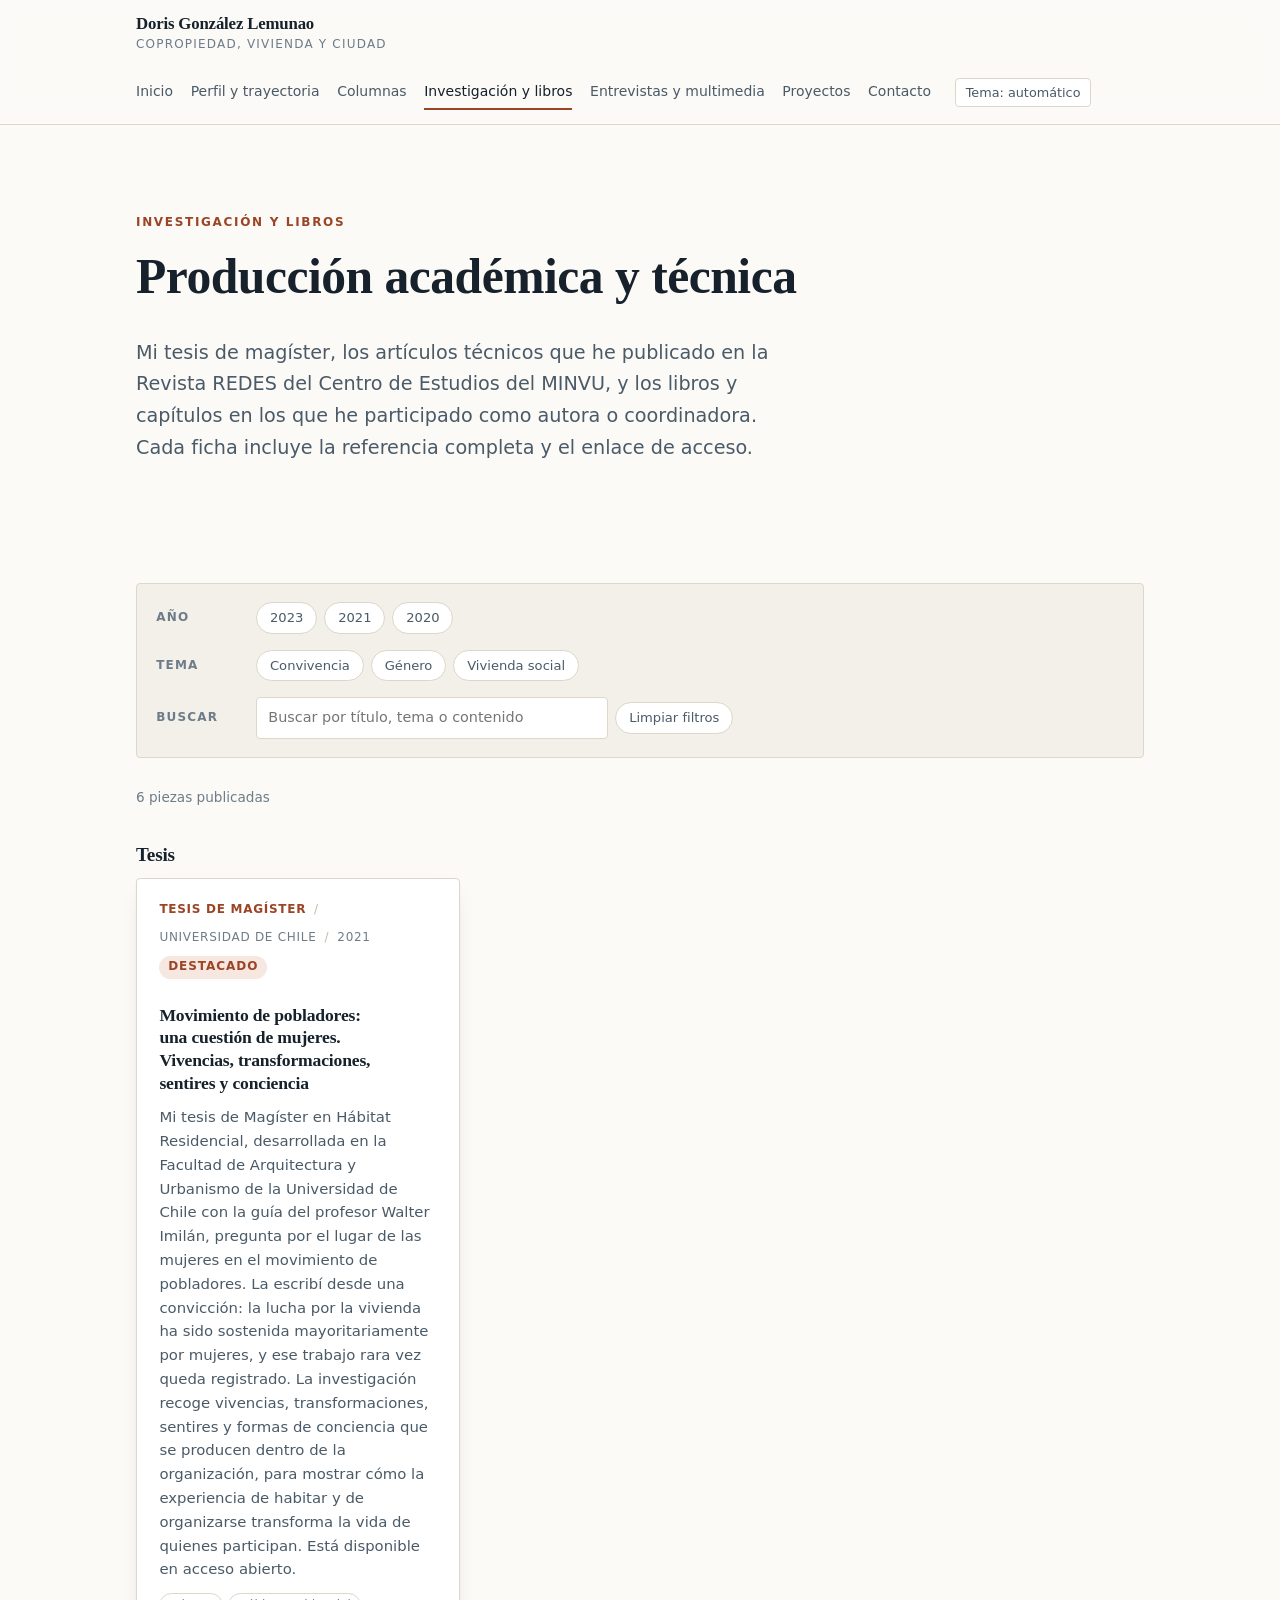
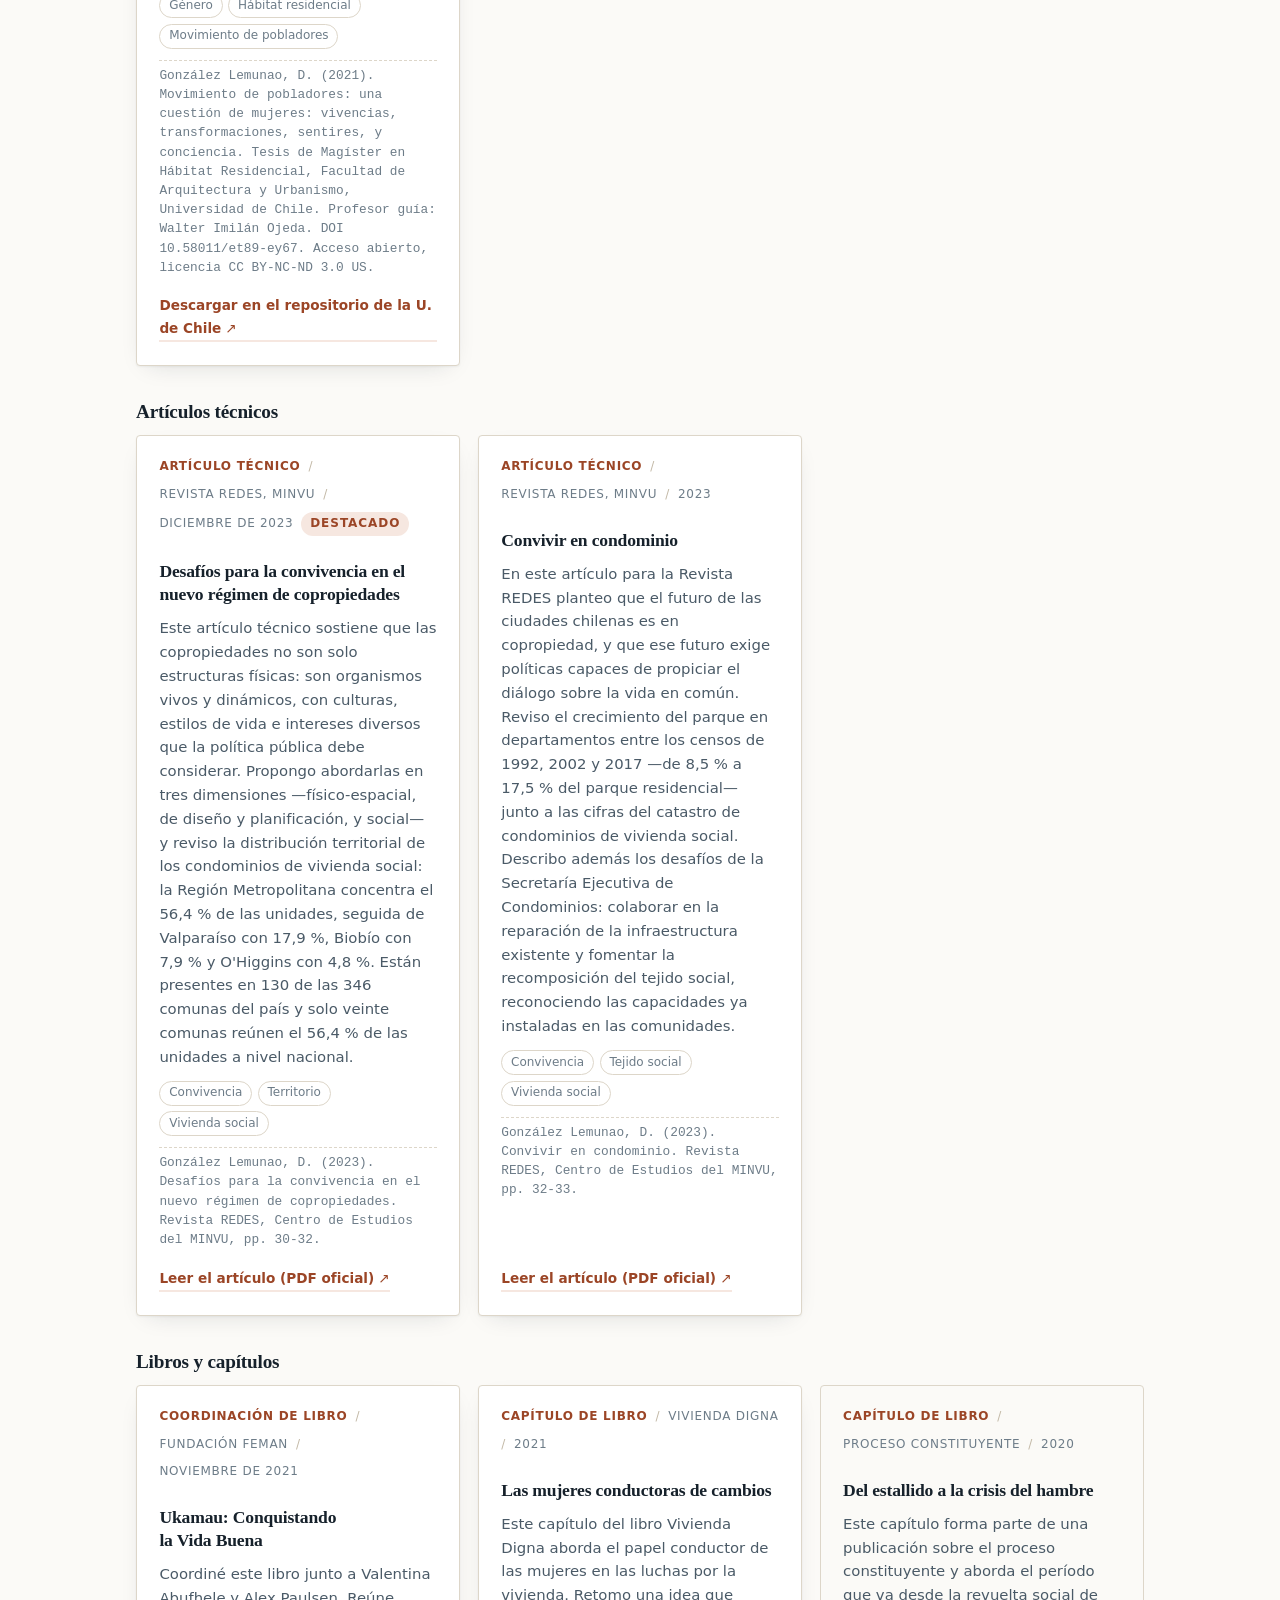
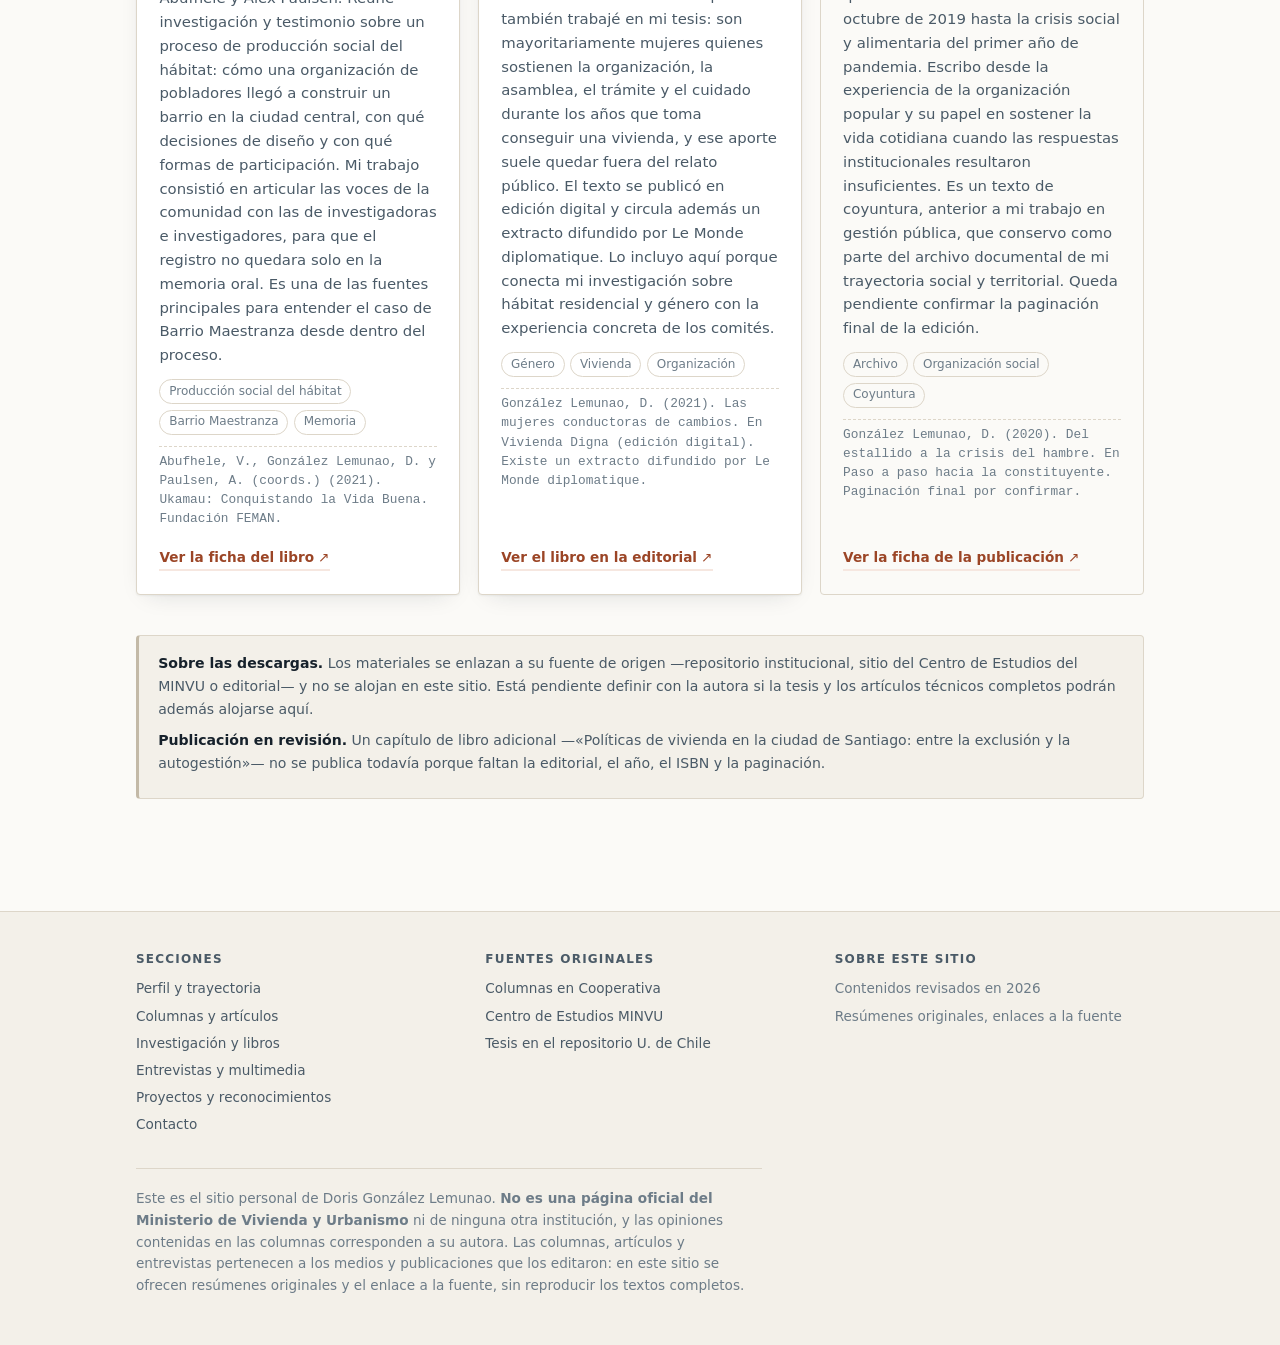
<file: investigacion.html>
<!DOCTYPE html>
<html lang="es">
<head>
<meta charset="utf-8">
<meta name="viewport" content="width=device-width, initial-scale=1">
<title>Investigación y libros — Doris González Lemunao</title>
<meta name="description" content="Tesis de magíster, artículos técnicos en Revista REDES del MINVU, libros y capítulos de Doris González Lemunao sobre hábitat residencial, copropiedad y género.">
<meta name="robots" content="noindex, nofollow">
<link rel="stylesheet" href="assets/estilos.css?v=20260930">
</head>
<body>
<a class="salto-contenido" href="#contenido">Saltar al contenido</a>

<header class="sitio-encabezado">
  <div class="contenedor">
    <a class="marca" href="index.html">Doris González Lemunao<span>Copropiedad, vivienda y ciudad</span></a>
    <nav class="sitio-nav" aria-label="Secciones del sitio">
      <ul>
        <li><a href="index.html">Inicio</a></li>
        <li><a href="perfil.html">Perfil y trayectoria</a></li>
        <li><a href="columnas.html">Columnas</a></li>
        <li><a href="investigacion.html" aria-current="page">Investigación y libros</a></li>
        <li><a href="entrevistas.html">Entrevistas y multimedia</a></li>
        <li><a href="proyectos.html">Proyectos</a></li>
        <li><a href="contacto.html">Contacto</a></li>
      </ul>
    </nav>
    <button class="tema-boton" type="button" data-tema>Tema</button>
  </div>
</header>

<main id="contenido">

  <section class="portada">
    <div class="contenedor">
      <p class="sobretitulo">Investigación y libros</p>
      <h1>Producción académica y técnica</h1>
      <p class="bajada">
        Mi tesis de magíster, los artículos técnicos que he publicado en la Revista REDES del
        Centro de Estudios del MINVU, y los libros y capítulos en los que he participado como
        autora o coordinadora. Cada ficha incluye la referencia completa y el enlace de acceso.
      </p>
    </div>
  </section>

  <section class="seccion">
    <div class="contenedor" data-repositorio="investigacion">

      <div class="filtros">
        <div class="filtro-grupo">
          <span class="etiqueta-grupo" id="rotulo-anios">Año</span>
          <div class="filtro-grupo" role="group" aria-labelledby="rotulo-anios" data-filtro-anios></div>
        </div>
        <div class="filtro-grupo">
          <span class="etiqueta-grupo" id="rotulo-temas">Tema</span>
          <div class="filtro-grupo" role="group" aria-labelledby="rotulo-temas" data-filtro-temas></div>
        </div>
        <div class="filtro-grupo">
          <span class="etiqueta-grupo"><label for="buscar">Buscar</label></span>
          <input class="buscador" type="search" id="buscar" data-buscador
                 placeholder="Buscar por título, tema o contenido" autocomplete="off">
          <button class="filtro" type="button" data-limpiar>Limpiar filtros</button>
        </div>
      </div>

      <p class="conteo" data-conteo aria-live="polite"></p>
      <div data-lista></div>

      <div class="aviso" style="margin-top:2.5rem">
        <p><strong>Sobre las descargas.</strong> Los materiales se enlazan a su fuente de origen
        —repositorio institucional, sitio del Centro de Estudios del MINVU o editorial— y no se
        alojan en este sitio. Está pendiente definir con la autora si la tesis y los artículos
        técnicos completos podrán además alojarse aquí.</p>
        <p><strong>Publicación en revisión.</strong> Un capítulo de libro adicional
        —«Políticas de vivienda en la ciudad de Santiago: entre la exclusión y la autogestión»—
        no se publica todavía porque faltan la editorial, el año, el ISBN y la paginación.</p>
      </div>

    </div>
  </section>

</main>

<footer class="sitio-pie">
  <div class="contenedor">
    <div class="pie-rejilla">
      <div>
        <h2>Secciones</h2>
        <ul>
          <li><a href="perfil.html">Perfil y trayectoria</a></li>
          <li><a href="columnas.html">Columnas y artículos</a></li>
          <li><a href="investigacion.html">Investigación y libros</a></li>
          <li><a href="entrevistas.html">Entrevistas y multimedia</a></li>
          <li><a href="proyectos.html">Proyectos y reconocimientos</a></li>
          <li><a href="contacto.html">Contacto</a></li>
        </ul>
      </div>
      <div>
        <h2>Fuentes originales</h2>
        <ul>
          <li><a href="https://opinion.cooperativa.cl/opinion/doris-gonzalez-lemunao/2023-01-12/221401.html" rel="noopener external">Columnas en Cooperativa</a></li>
          <li><a href="https://centrodeestudios.minvu.gob.cl/" rel="noopener external">Centro de Estudios MINVU</a></li>
          <li><a href="https://repositorio.uchile.cl/handle/2250/181227" rel="noopener external">Tesis en el repositorio U. de Chile</a></li>
        </ul>
      </div>
      <div>
        <h2>Sobre este sitio</h2>
        <ul>
          <li>Contenidos revisados en <span data-anio-actual>2026</span></li>
          <li>Resúmenes originales, enlaces a la fuente</li>
        </ul>
      </div>
    </div>
    <p class="descargo">
      Este es el sitio personal de Doris González Lemunao. <strong>No es una página oficial del
      Ministerio de Vivienda y Urbanismo</strong> ni de ninguna otra institución, y las opiniones
      contenidas en las columnas corresponden a su autora. Las columnas, artículos y entrevistas
      pertenecen a los medios y publicaciones que los editaron: en este sitio se ofrecen resúmenes
      originales y el enlace a la fuente, sin reproducir los textos completos.
    </p>
  </div>
</footer>

<script src="assets/datos.js"></script>
<script src="assets/sitio.js"></script>
</body>
</html>
</file>
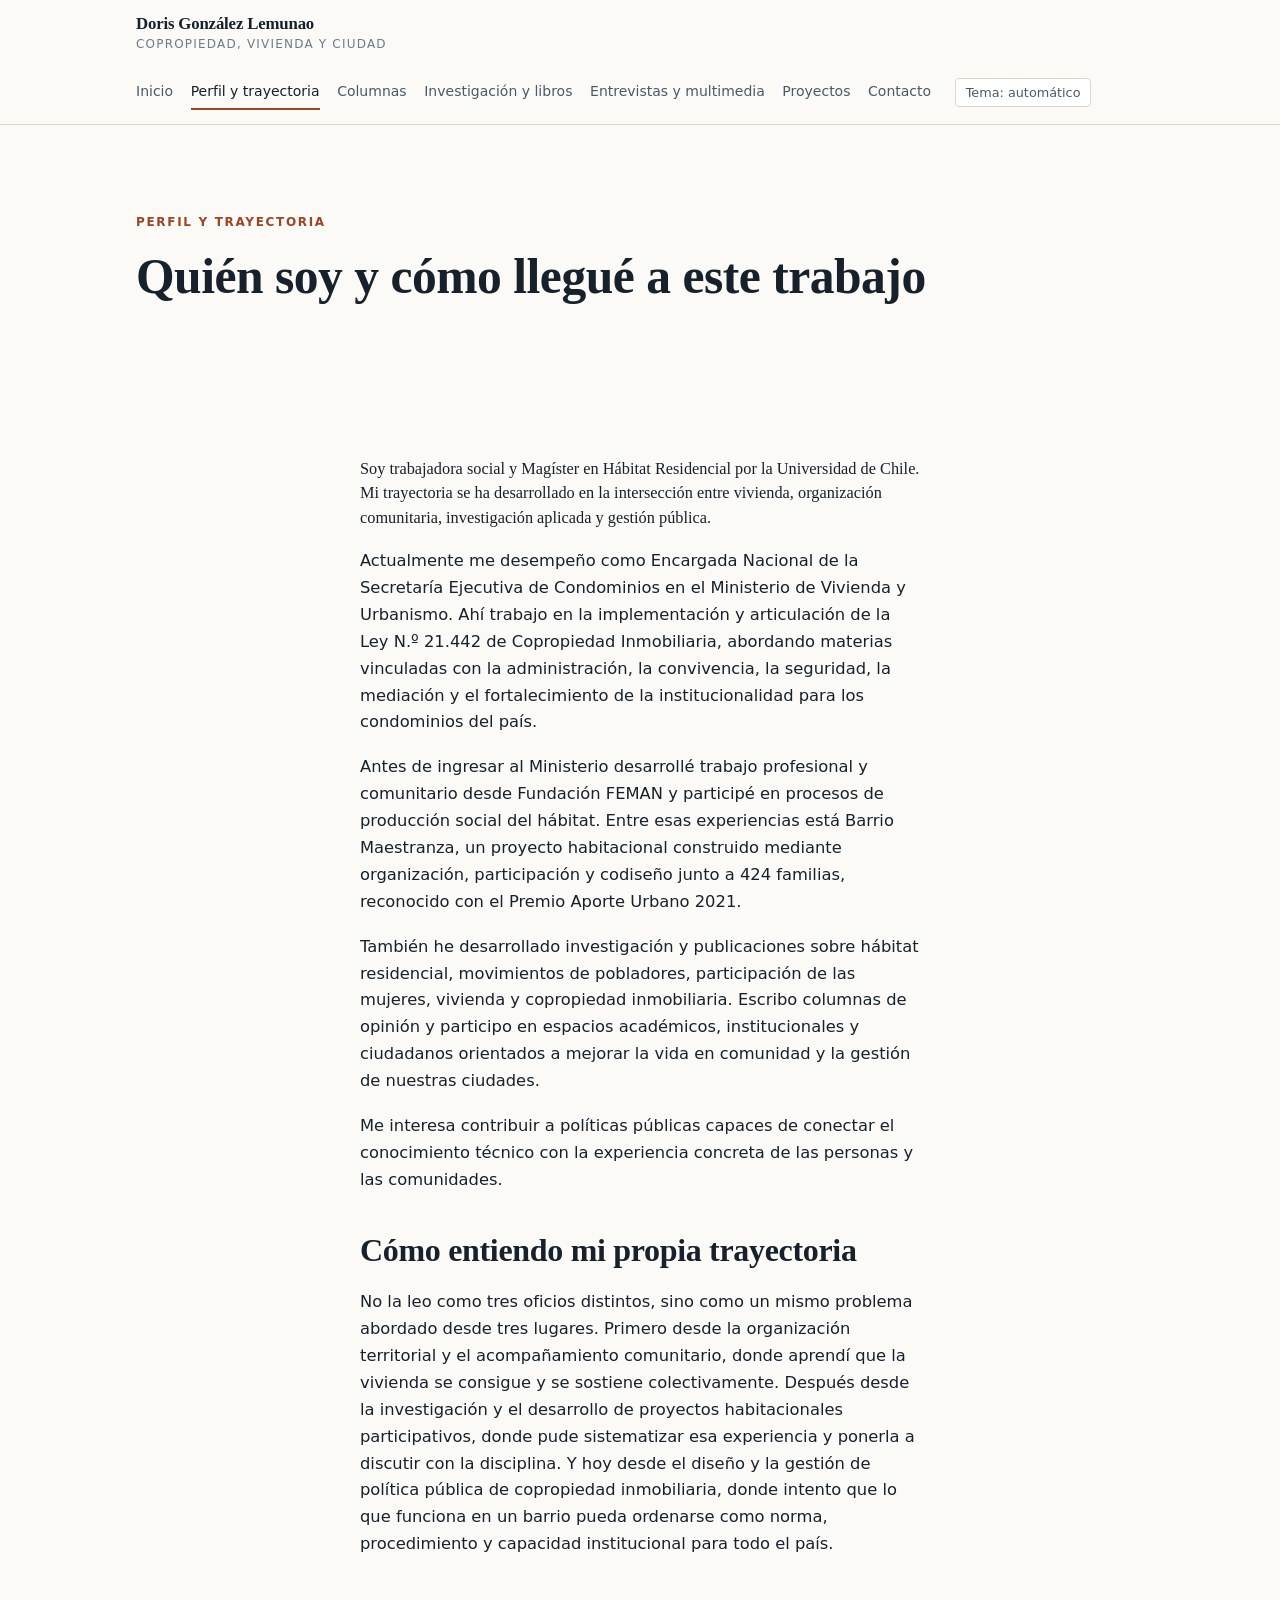
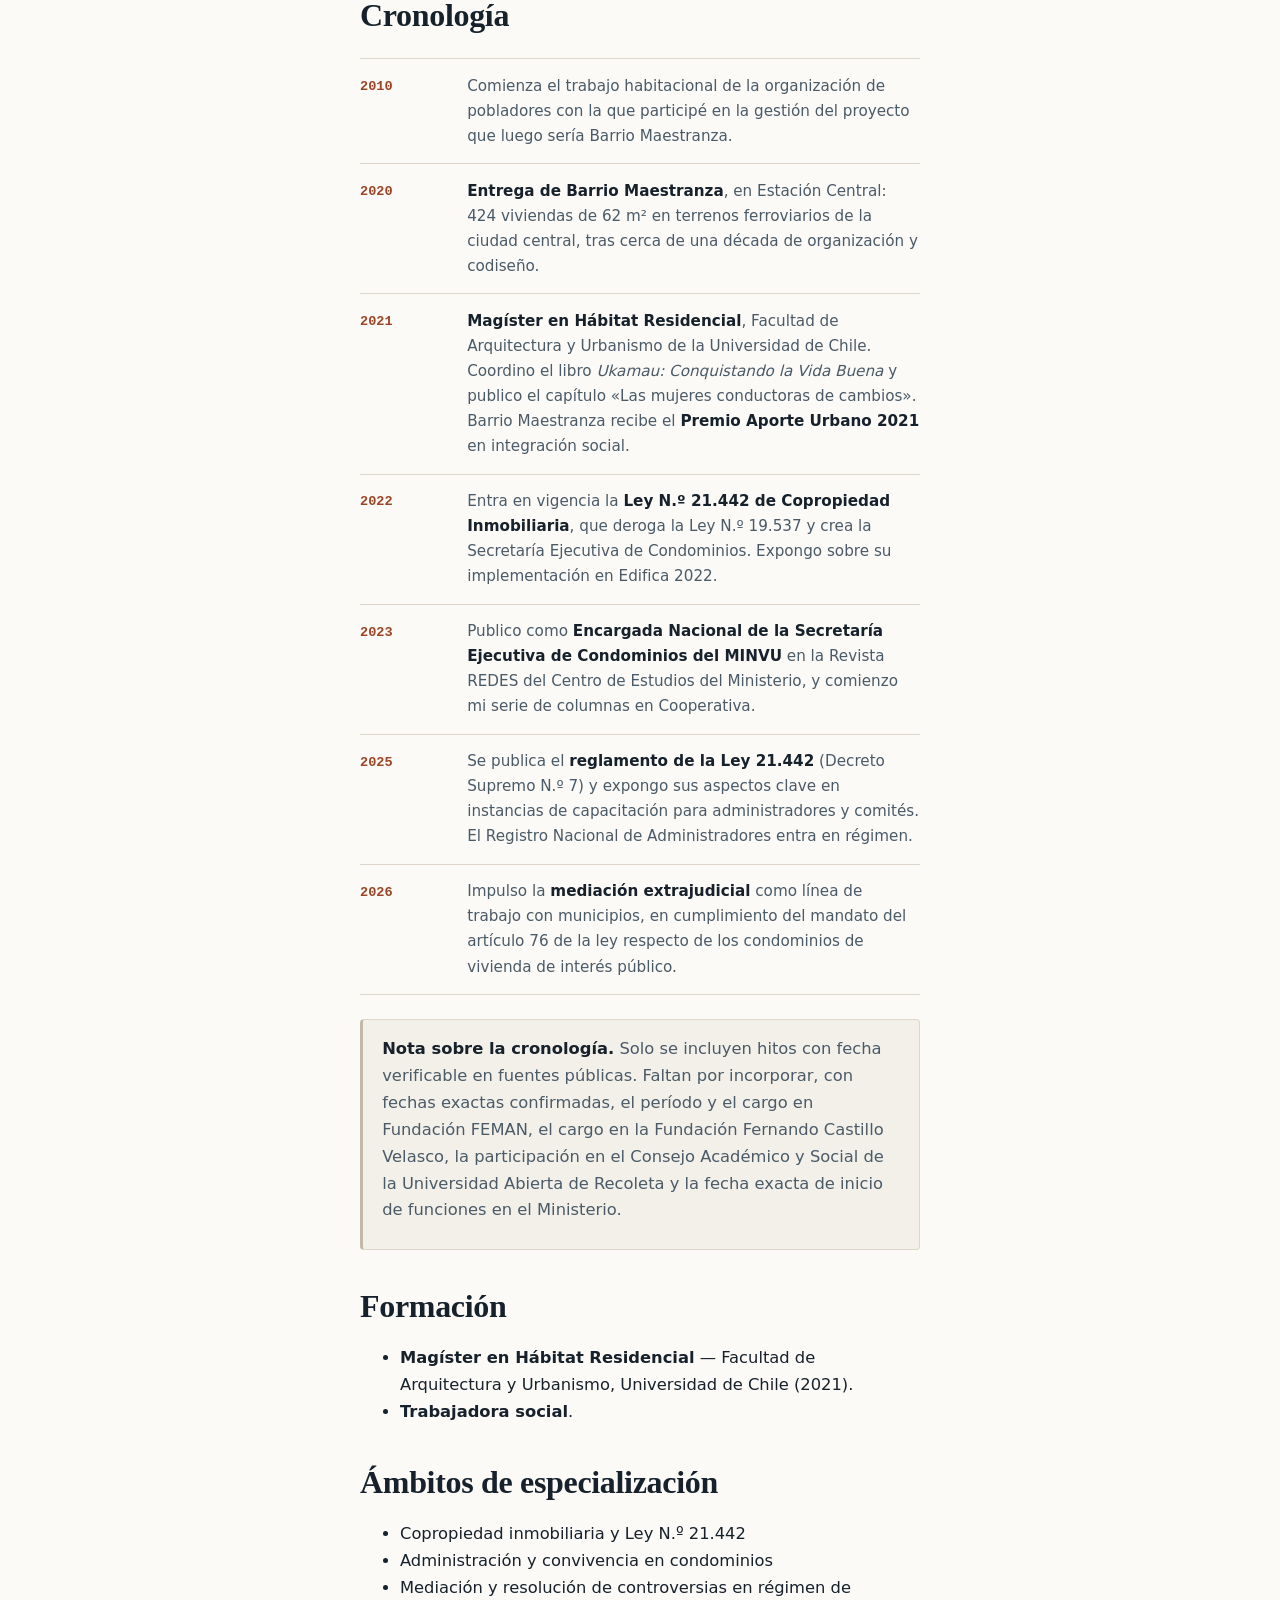
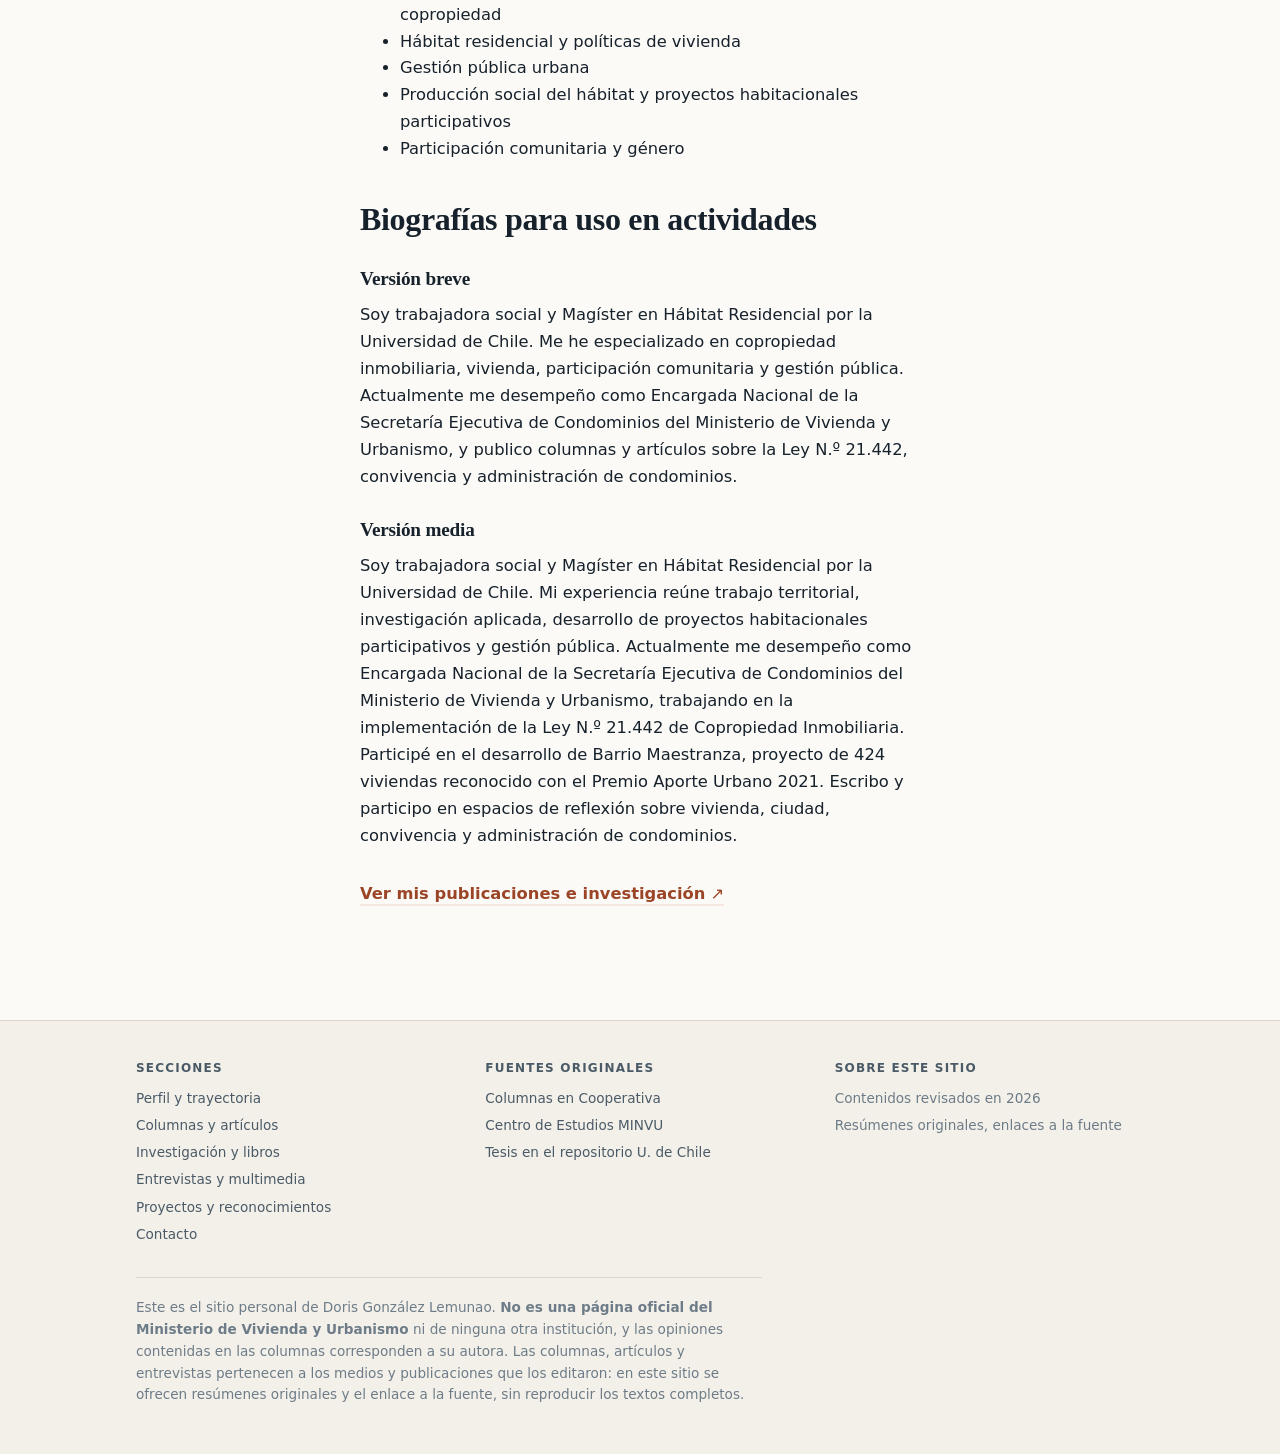
<file: perfil.html>
<!DOCTYPE html>
<html lang="es">
<head>
<meta charset="utf-8">
<meta name="viewport" content="width=device-width, initial-scale=1">
<title>Perfil y trayectoria — Doris González Lemunao</title>
<meta name="description" content="Biografía en primera persona, cronología profesional, formación y ámbitos de especialización de Doris González Lemunao.">
<meta name="robots" content="noindex, nofollow">
<link rel="stylesheet" href="assets/estilos.css?v=20260930">
</head>
<body>
<a class="salto-contenido" href="#contenido">Saltar al contenido</a>

<header class="sitio-encabezado">
  <div class="contenedor">
    <a class="marca" href="index.html">Doris González Lemunao<span>Copropiedad, vivienda y ciudad</span></a>
    <nav class="sitio-nav" aria-label="Secciones del sitio">
      <ul>
        <li><a href="index.html">Inicio</a></li>
        <li><a href="perfil.html" aria-current="page">Perfil y trayectoria</a></li>
        <li><a href="columnas.html">Columnas</a></li>
        <li><a href="investigacion.html">Investigación y libros</a></li>
        <li><a href="entrevistas.html">Entrevistas y multimedia</a></li>
        <li><a href="proyectos.html">Proyectos</a></li>
        <li><a href="contacto.html">Contacto</a></li>
      </ul>
    </nav>
    <button class="tema-boton" type="button" data-tema>Tema</button>
  </div>
</header>

<main id="contenido">

  <section class="portada">
    <div class="contenedor">
      <p class="sobretitulo">Perfil y trayectoria</p>
      <h1>Quién soy y cómo llegué a este trabajo</h1>
    </div>
  </section>

  <section class="seccion">
    <div class="contenedor texto-largo">
      <p class="plomo">
        Soy trabajadora social y Magíster en Hábitat Residencial por la Universidad de Chile.
        Mi trayectoria se ha desarrollado en la intersección entre vivienda, organización
        comunitaria, investigación aplicada y gestión pública.
      </p>

      <p>
        Actualmente me desempeño como Encargada Nacional de la Secretaría Ejecutiva de
        Condominios en el Ministerio de Vivienda y Urbanismo. Ahí trabajo en la implementación
        y articulación de la Ley N.º 21.442 de Copropiedad Inmobiliaria, abordando materias
        vinculadas con la administración, la convivencia, la seguridad, la mediación y el
        fortalecimiento de la institucionalidad para los condominios del país.
      </p>

      <p>
        Antes de ingresar al Ministerio desarrollé trabajo profesional y comunitario desde
        Fundación FEMAN y participé en procesos de producción social del hábitat. Entre esas
        experiencias está Barrio Maestranza, un proyecto habitacional construido mediante
        organización, participación y codiseño junto a 424 familias, reconocido con el Premio
        Aporte Urbano 2021.
      </p>

      <p>
        También he desarrollado investigación y publicaciones sobre hábitat residencial,
        movimientos de pobladores, participación de las mujeres, vivienda y copropiedad
        inmobiliaria. Escribo columnas de opinión y participo en espacios académicos,
        institucionales y ciudadanos orientados a mejorar la vida en comunidad y la gestión
        de nuestras ciudades.
      </p>

      <p>
        Me interesa contribuir a políticas públicas capaces de conectar el conocimiento técnico
        con la experiencia concreta de las personas y las comunidades.
      </p>

      <h2>Cómo entiendo mi propia trayectoria</h2>

      <p>
        No la leo como tres oficios distintos, sino como un mismo problema abordado desde tres
        lugares. Primero desde la organización territorial y el acompañamiento comunitario, donde
        aprendí que la vivienda se consigue y se sostiene colectivamente. Después desde la
        investigación y el desarrollo de proyectos habitacionales participativos, donde pude
        sistematizar esa experiencia y ponerla a discutir con la disciplina. Y hoy desde el diseño
        y la gestión de política pública de copropiedad inmobiliaria, donde intento que lo que
        funciona en un barrio pueda ordenarse como norma, procedimiento y capacidad institucional
        para todo el país.
      </p>

      <h2>Cronología</h2>

      <ul class="cronologia">
        <li>
          <span class="anio">2010</span>
          <p>Comienza el trabajo habitacional de la organización de pobladores con la que
          participé en la gestión del proyecto que luego sería Barrio Maestranza.</p>
        </li>
        <li>
          <span class="anio">2020</span>
          <p><strong>Entrega de Barrio Maestranza</strong>, en Estación Central: 424 viviendas
          de 62 m² en terrenos ferroviarios de la ciudad central, tras cerca de una década de
          organización y codiseño.</p>
        </li>
        <li>
          <span class="anio">2021</span>
          <p><strong>Magíster en Hábitat Residencial</strong>, Facultad de Arquitectura y
          Urbanismo de la Universidad de Chile. Coordino el libro <em>Ukamau: Conquistando la
          Vida Buena</em> y publico el capítulo «Las mujeres conductoras de cambios». Barrio
          Maestranza recibe el <strong>Premio Aporte Urbano 2021</strong> en integración social.</p>
        </li>
        <li>
          <span class="anio">2022</span>
          <p>Entra en vigencia la <strong>Ley N.º 21.442 de Copropiedad Inmobiliaria</strong>,
          que deroga la Ley N.º 19.537 y crea la Secretaría Ejecutiva de Condominios. Expongo
          sobre su implementación en Edifica 2022.</p>
        </li>
        <li>
          <span class="anio">2023</span>
          <p>Publico como <strong>Encargada Nacional de la Secretaría Ejecutiva de Condominios
          del MINVU</strong> en la Revista REDES del Centro de Estudios del Ministerio, y comienzo
          mi serie de columnas en Cooperativa.</p>
        </li>
        <li>
          <span class="anio">2025</span>
          <p>Se publica el <strong>reglamento de la Ley 21.442</strong> (Decreto Supremo N.º 7)
          y expongo sus aspectos clave en instancias de capacitación para administradores y
          comités. El Registro Nacional de Administradores entra en régimen.</p>
        </li>
        <li>
          <span class="anio">2026</span>
          <p>Impulso la <strong>mediación extrajudicial</strong> como línea de trabajo con
          municipios, en cumplimiento del mandato del artículo 76 de la ley respecto de los
          condominios de vivienda de interés público.</p>
        </li>
      </ul>

      <div class="aviso" style="margin-top:1.5rem">
        <p><strong>Nota sobre la cronología.</strong> Solo se incluyen hitos con fecha verificable
        en fuentes públicas. Faltan por incorporar, con fechas exactas confirmadas, el período y
        el cargo en Fundación FEMAN, el cargo en la Fundación Fernando Castillo Velasco, la
        participación en el Consejo Académico y Social de la Universidad Abierta de Recoleta y la
        fecha exacta de inicio de funciones en el Ministerio.</p>
      </div>

      <h2>Formación</h2>
      <ul>
        <li><strong>Magíster en Hábitat Residencial</strong> — Facultad de Arquitectura y
        Urbanismo, Universidad de Chile (2021).</li>
        <li><strong>Trabajadora social</strong>.</li>
      </ul>

      <h2>Ámbitos de especialización</h2>
      <ul>
        <li>Copropiedad inmobiliaria y Ley N.º 21.442</li>
        <li>Administración y convivencia en condominios</li>
        <li>Mediación y resolución de controversias en régimen de copropiedad</li>
        <li>Hábitat residencial y políticas de vivienda</li>
        <li>Gestión pública urbana</li>
        <li>Producción social del hábitat y proyectos habitacionales participativos</li>
        <li>Participación comunitaria y género</li>
      </ul>

      <h2>Biografías para uso en actividades</h2>

      <h3>Versión breve</h3>
      <p>
        Soy trabajadora social y Magíster en Hábitat Residencial por la Universidad de Chile.
        Me he especializado en copropiedad inmobiliaria, vivienda, participación comunitaria y
        gestión pública. Actualmente me desempeño como Encargada Nacional de la Secretaría
        Ejecutiva de Condominios del Ministerio de Vivienda y Urbanismo, y publico columnas y
        artículos sobre la Ley N.º 21.442, convivencia y administración de condominios.
      </p>

      <h3>Versión media</h3>
      <p>
        Soy trabajadora social y Magíster en Hábitat Residencial por la Universidad de Chile.
        Mi experiencia reúne trabajo territorial, investigación aplicada, desarrollo de proyectos
        habitacionales participativos y gestión pública. Actualmente me desempeño como Encargada
        Nacional de la Secretaría Ejecutiva de Condominios del Ministerio de Vivienda y Urbanismo,
        trabajando en la implementación de la Ley N.º 21.442 de Copropiedad Inmobiliaria.
        Participé en el desarrollo de Barrio Maestranza, proyecto de 424 viviendas reconocido con
        el Premio Aporte Urbano 2021. Escribo y participo en espacios de reflexión sobre vivienda,
        ciudad, convivencia y administración de condominios.
      </p>

      <p style="margin-top:2rem">
        <a class="enlace-fuente" href="investigacion.html">Ver mis publicaciones e investigación</a>
      </p>
    </div>
  </section>

</main>

<footer class="sitio-pie">
  <div class="contenedor">
    <div class="pie-rejilla">
      <div>
        <h2>Secciones</h2>
        <ul>
          <li><a href="perfil.html">Perfil y trayectoria</a></li>
          <li><a href="columnas.html">Columnas y artículos</a></li>
          <li><a href="investigacion.html">Investigación y libros</a></li>
          <li><a href="entrevistas.html">Entrevistas y multimedia</a></li>
          <li><a href="proyectos.html">Proyectos y reconocimientos</a></li>
          <li><a href="contacto.html">Contacto</a></li>
        </ul>
      </div>
      <div>
        <h2>Fuentes originales</h2>
        <ul>
          <li><a href="https://opinion.cooperativa.cl/opinion/doris-gonzalez-lemunao/2023-01-12/221401.html" rel="noopener external">Columnas en Cooperativa</a></li>
          <li><a href="https://centrodeestudios.minvu.gob.cl/" rel="noopener external">Centro de Estudios MINVU</a></li>
          <li><a href="https://repositorio.uchile.cl/handle/2250/181227" rel="noopener external">Tesis en el repositorio U. de Chile</a></li>
        </ul>
      </div>
      <div>
        <h2>Sobre este sitio</h2>
        <ul>
          <li>Contenidos revisados en <span data-anio-actual>2026</span></li>
          <li>Resúmenes originales, enlaces a la fuente</li>
        </ul>
      </div>
    </div>
    <p class="descargo">
      Este es el sitio personal de Doris González Lemunao. <strong>No es una página oficial del
      Ministerio de Vivienda y Urbanismo</strong> ni de ninguna otra institución, y las opiniones
      contenidas en las columnas corresponden a su autora. Las columnas, artículos y entrevistas
      pertenecen a los medios y publicaciones que los editaron: en este sitio se ofrecen resúmenes
      originales y el enlace a la fuente, sin reproducir los textos completos.
    </p>
  </div>
</footer>

<script src="assets/datos.js"></script>
<script src="assets/sitio.js"></script>
</body>
</html>
</file>
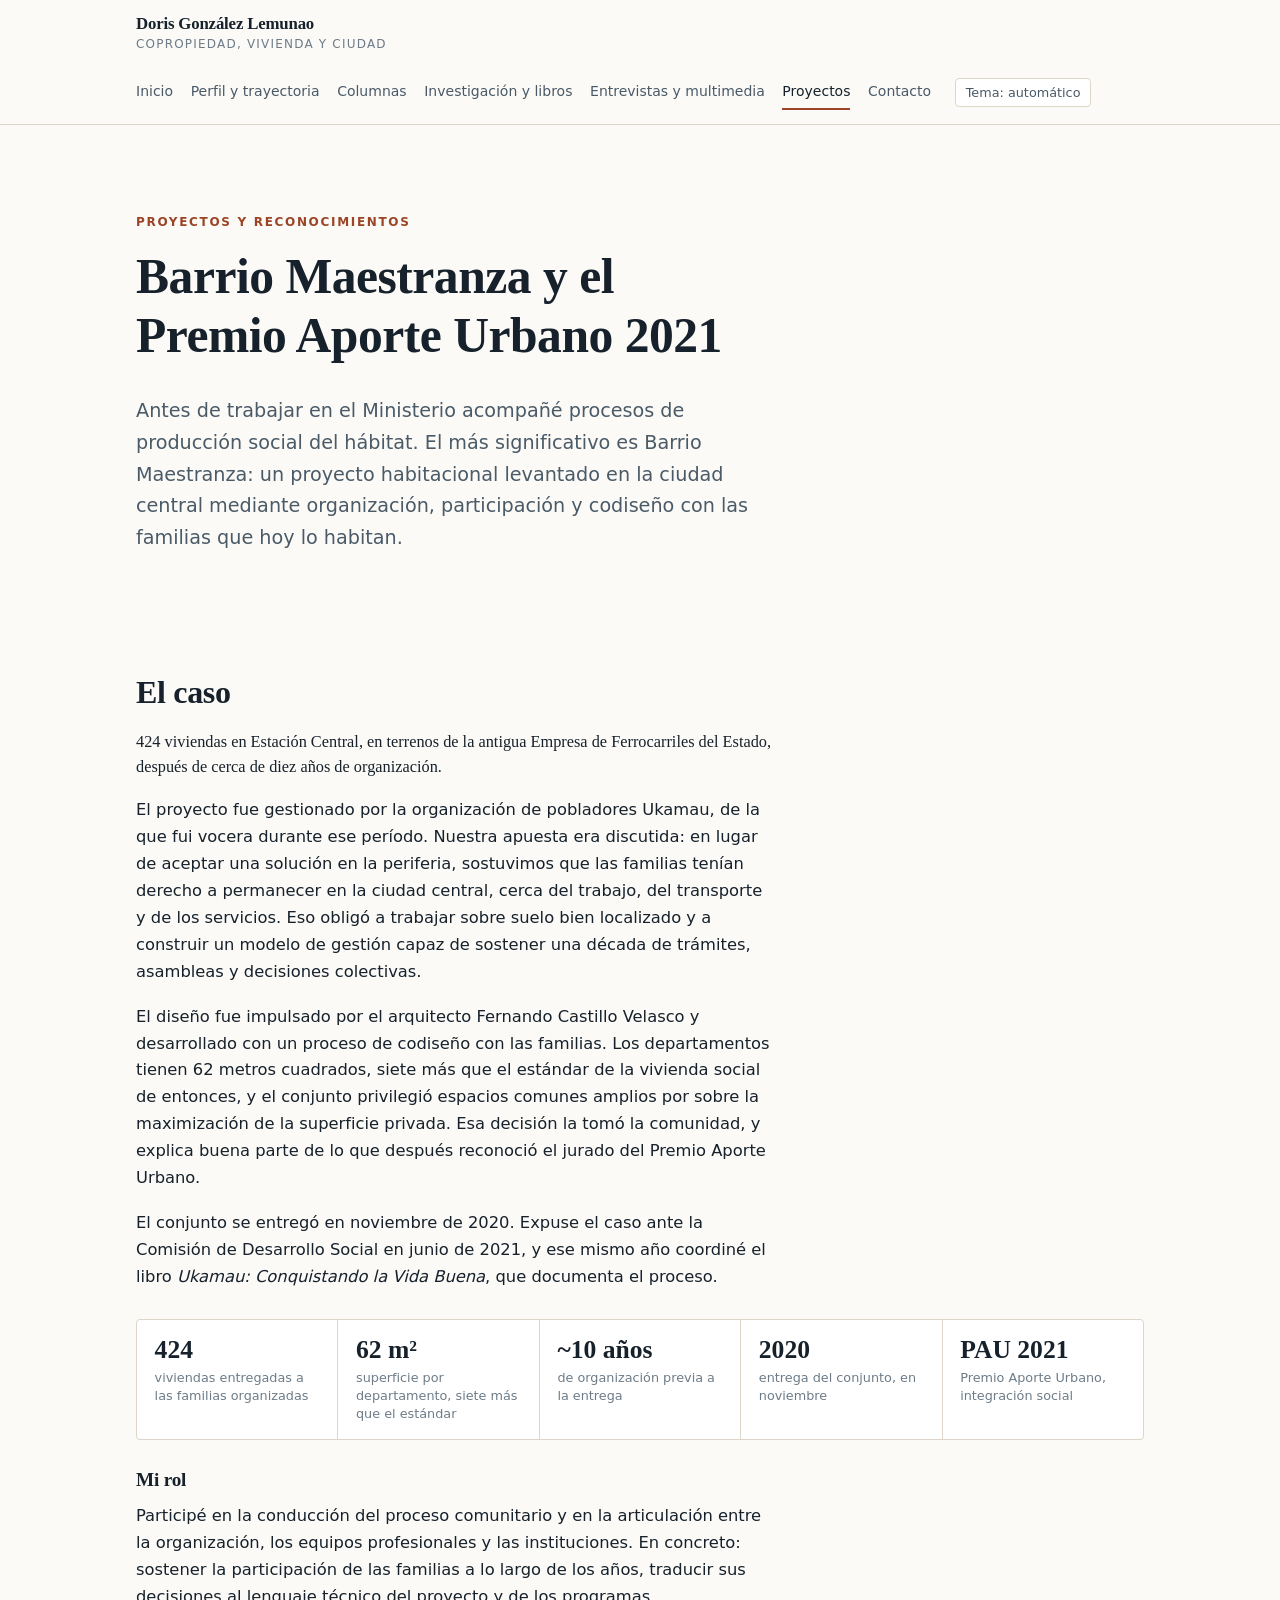
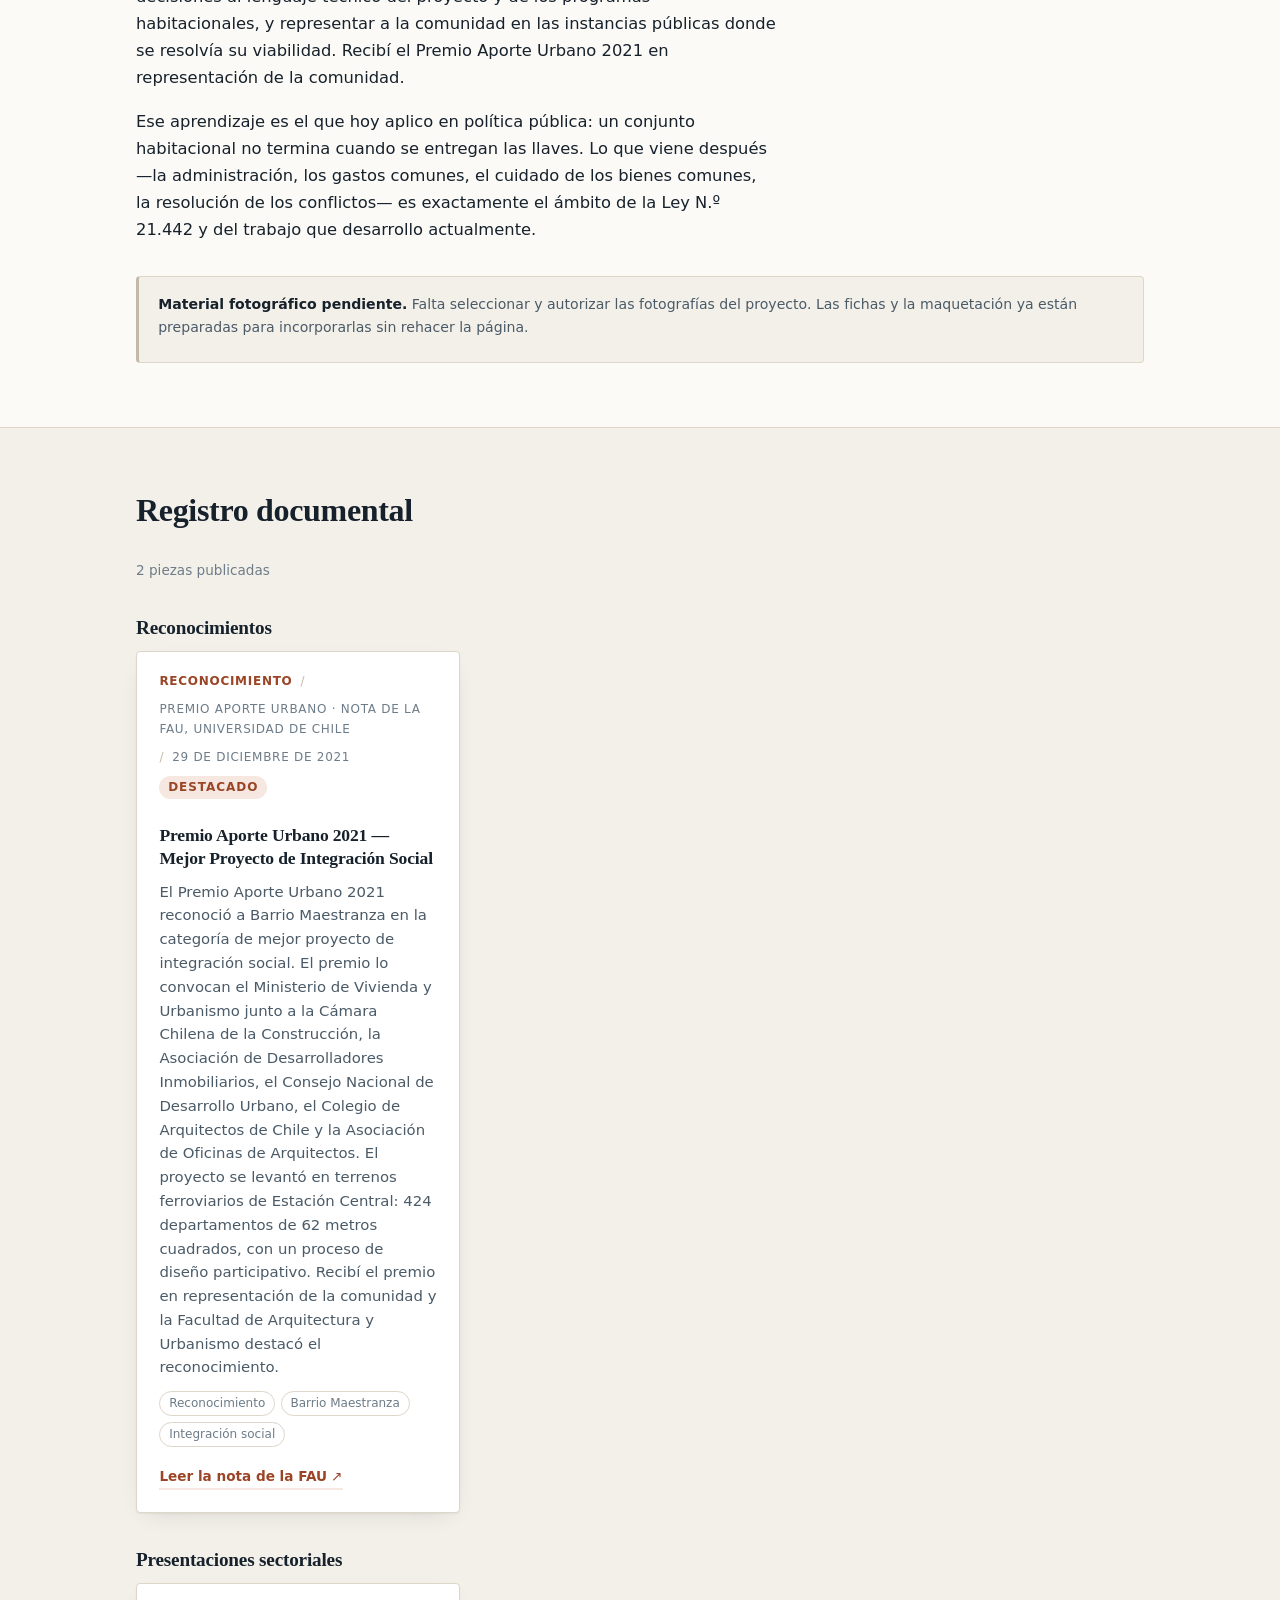
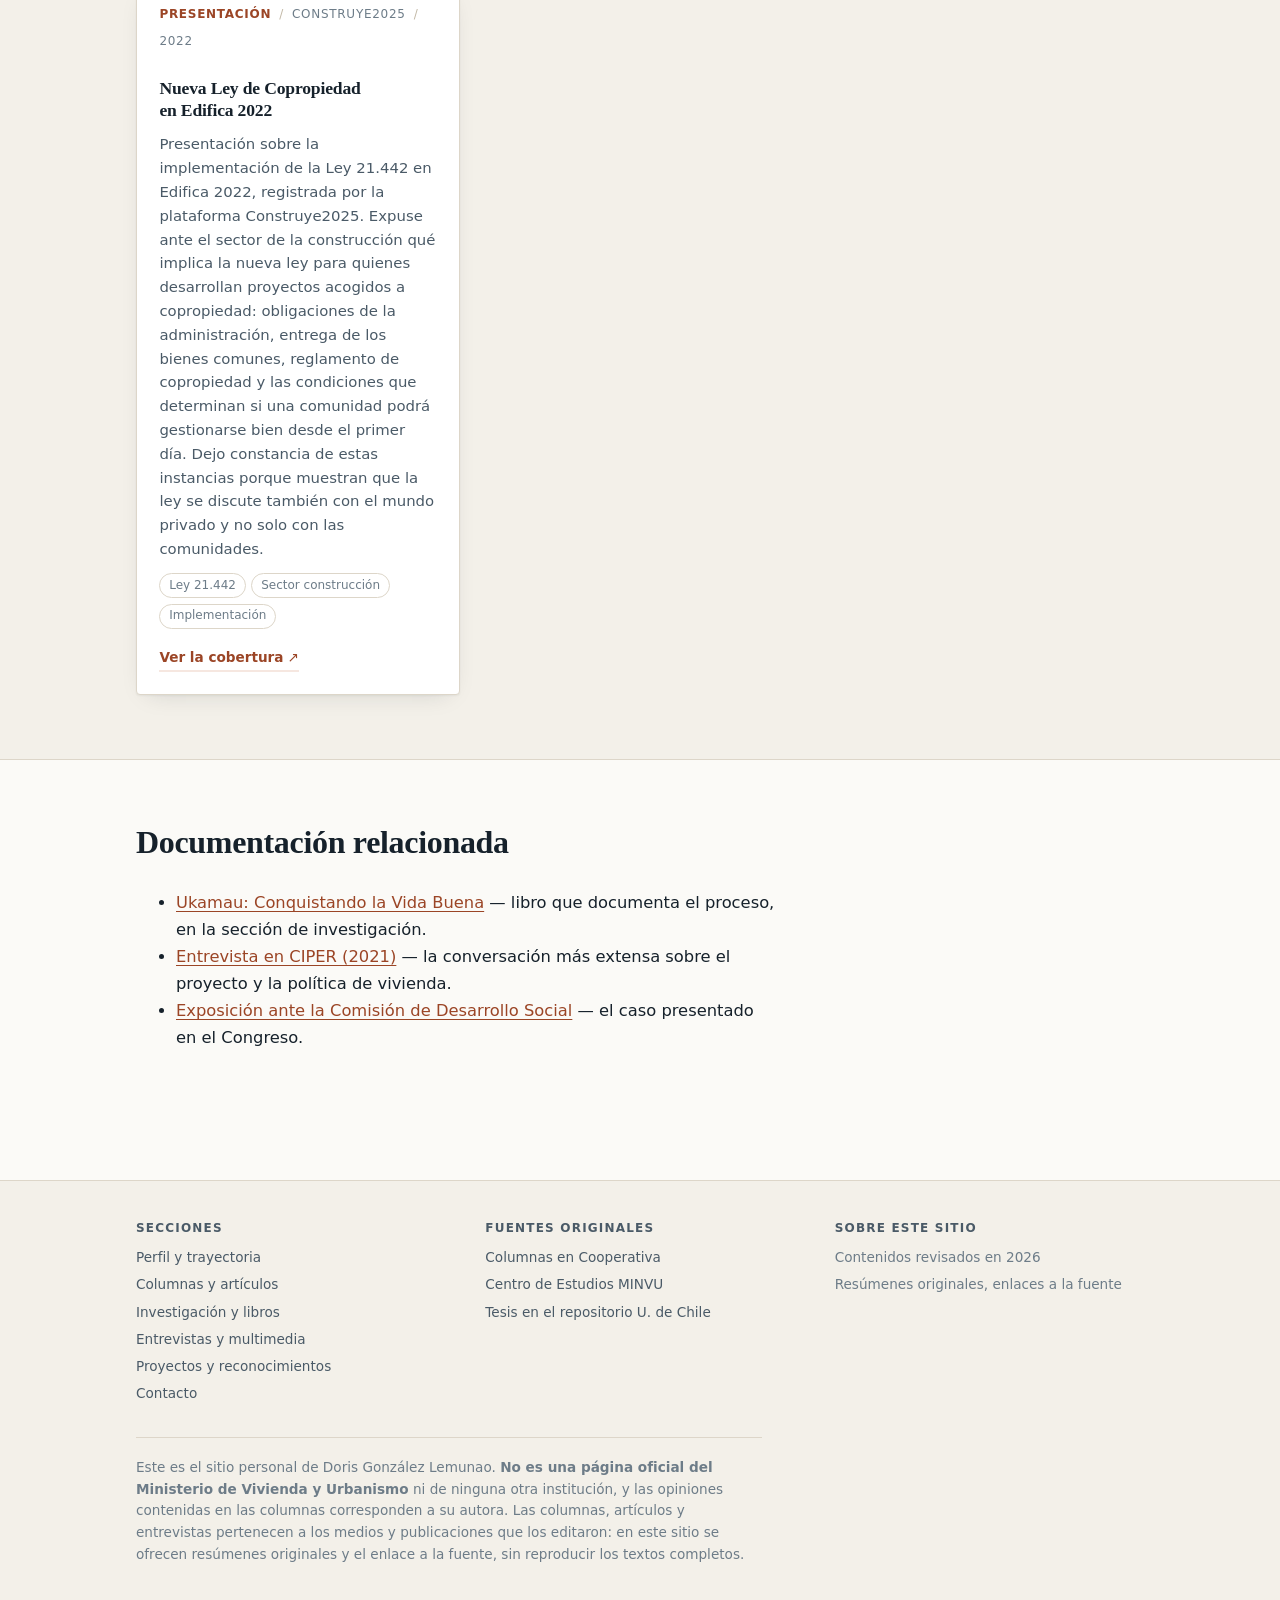
<file: proyectos.html>
<!DOCTYPE html>
<html lang="es">
<head>
<meta charset="utf-8">
<meta name="viewport" content="width=device-width, initial-scale=1">
<title>Proyectos y reconocimientos — Doris González Lemunao</title>
<meta name="description" content="Barrio Maestranza, proyecto habitacional participativo de 424 viviendas en Estación Central, y el Premio Aporte Urbano 2021 en integración social.">
<meta name="robots" content="noindex, nofollow">
<link rel="stylesheet" href="assets/estilos.css?v=20260930">
</head>
<body>
<a class="salto-contenido" href="#contenido">Saltar al contenido</a>

<header class="sitio-encabezado">
  <div class="contenedor">
    <a class="marca" href="index.html">Doris González Lemunao<span>Copropiedad, vivienda y ciudad</span></a>
    <nav class="sitio-nav" aria-label="Secciones del sitio">
      <ul>
        <li><a href="index.html">Inicio</a></li>
        <li><a href="perfil.html">Perfil y trayectoria</a></li>
        <li><a href="columnas.html">Columnas</a></li>
        <li><a href="investigacion.html">Investigación y libros</a></li>
        <li><a href="entrevistas.html">Entrevistas y multimedia</a></li>
        <li><a href="proyectos.html" aria-current="page">Proyectos</a></li>
        <li><a href="contacto.html">Contacto</a></li>
      </ul>
    </nav>
    <button class="tema-boton" type="button" data-tema>Tema</button>
  </div>
</header>

<main id="contenido">

  <section class="portada">
    <div class="contenedor">
      <p class="sobretitulo">Proyectos y reconocimientos</p>
      <h1>Barrio Maestranza y el Premio Aporte Urbano 2021</h1>
      <p class="bajada">
        Antes de trabajar en el Ministerio acompañé procesos de producción social del hábitat.
        El más significativo es Barrio Maestranza: un proyecto habitacional levantado en la ciudad
        central mediante organización, participación y codiseño con las familias que hoy lo habitan.
      </p>
    </div>
  </section>

  <section class="seccion">
    <div class="contenedor">
      <h2>El caso</h2>
      <div class="texto-largo">
        <p class="plomo">
          424 viviendas en Estación Central, en terrenos de la antigua Empresa de Ferrocarriles
          del Estado, después de cerca de diez años de organización.
        </p>
        <p>
          El proyecto fue gestionado por la organización de pobladores Ukamau, de la que fui
          vocera durante ese período. Nuestra apuesta era discutida: en lugar de aceptar una
          solución en la periferia, sostuvimos que las familias tenían derecho a permanecer en la
          ciudad central, cerca del trabajo, del transporte y de los servicios. Eso obligó a
          trabajar sobre suelo bien localizado y a construir un modelo de gestión capaz de
          sostener una década de trámites, asambleas y decisiones colectivas.
        </p>
        <p>
          El diseño fue impulsado por el arquitecto Fernando Castillo Velasco y desarrollado con
          un proceso de codiseño con las familias. Los departamentos tienen 62 metros cuadrados,
          siete más que el estándar de la vivienda social de entonces, y el conjunto privilegió
          espacios comunes amplios por sobre la maximización de la superficie privada. Esa decisión
          la tomó la comunidad, y explica buena parte de lo que después reconoció el jurado del
          Premio Aporte Urbano.
        </p>
        <p>
          El conjunto se entregó en noviembre de 2020. Expuse el caso ante la Comisión de
          Desarrollo Social en junio de 2021, y ese mismo año coordiné el libro
          <em>Ukamau: Conquistando la Vida Buena</em>, que documenta el proceso.
        </p>
      </div>

      <ul class="datos-caso" data-caso-maestranza></ul>

      <div class="texto-largo">
        <h3>Mi rol</h3>
        <p>
          Participé en la conducción del proceso comunitario y en la articulación entre la
          organización, los equipos profesionales y las instituciones. En concreto: sostener la
          participación de las familias a lo largo de los años, traducir sus decisiones al lenguaje
          técnico del proyecto y de los programas habitacionales, y representar a la comunidad
          en las instancias públicas donde se resolvía su viabilidad. Recibí el Premio Aporte
          Urbano 2021 en representación de la comunidad.
        </p>
        <p>
          Ese aprendizaje es el que hoy aplico en política pública: un conjunto habitacional no
          termina cuando se entregan las llaves. Lo que viene después —la administración, los
          gastos comunes, el cuidado de los bienes comunes, la resolución de los conflictos— es
          exactamente el ámbito de la Ley N.º 21.442 y del trabajo que desarrollo actualmente.
        </p>
      </div>

      <div class="aviso" style="margin-top:2rem">
        <p><strong>Material fotográfico pendiente.</strong> Falta seleccionar y autorizar las
        fotografías del proyecto. Las fichas y la maquetación ya están preparadas para
        incorporarlas sin rehacer la página.</p>
      </div>
    </div>
  </section>

  <section class="seccion seccion-alterna">
    <div class="contenedor" data-repositorio="proyectos">
      <div class="seccion-titulo">
        <h2>Registro documental</h2>
      </div>
      <p class="conteo" data-conteo aria-live="polite"></p>
      <div data-lista></div>
    </div>
  </section>

  <section class="seccion">
    <div class="contenedor">
      <div class="seccion-titulo">
        <h2>Documentación relacionada</h2>
      </div>
      <div class="texto-largo">
        <ul>
          <li><a href="investigacion.html">Ukamau: Conquistando la Vida Buena</a> — libro que
          documenta el proceso, en la sección de investigación.</li>
          <li><a href="entrevistas.html">Entrevista en CIPER (2021)</a> — la conversación más
          extensa sobre el proyecto y la política de vivienda.</li>
          <li><a href="entrevistas.html">Exposición ante la Comisión de Desarrollo Social</a> —
          el caso presentado en el Congreso.</li>
        </ul>
      </div>
    </div>
  </section>

</main>

<footer class="sitio-pie">
  <div class="contenedor">
    <div class="pie-rejilla">
      <div>
        <h2>Secciones</h2>
        <ul>
          <li><a href="perfil.html">Perfil y trayectoria</a></li>
          <li><a href="columnas.html">Columnas y artículos</a></li>
          <li><a href="investigacion.html">Investigación y libros</a></li>
          <li><a href="entrevistas.html">Entrevistas y multimedia</a></li>
          <li><a href="proyectos.html">Proyectos y reconocimientos</a></li>
          <li><a href="contacto.html">Contacto</a></li>
        </ul>
      </div>
      <div>
        <h2>Fuentes originales</h2>
        <ul>
          <li><a href="https://opinion.cooperativa.cl/opinion/doris-gonzalez-lemunao/2023-01-12/221401.html" rel="noopener external">Columnas en Cooperativa</a></li>
          <li><a href="https://centrodeestudios.minvu.gob.cl/" rel="noopener external">Centro de Estudios MINVU</a></li>
          <li><a href="https://repositorio.uchile.cl/handle/2250/181227" rel="noopener external">Tesis en el repositorio U. de Chile</a></li>
        </ul>
      </div>
      <div>
        <h2>Sobre este sitio</h2>
        <ul>
          <li>Contenidos revisados en <span data-anio-actual>2026</span></li>
          <li>Resúmenes originales, enlaces a la fuente</li>
        </ul>
      </div>
    </div>
    <p class="descargo">
      Este es el sitio personal de Doris González Lemunao. <strong>No es una página oficial del
      Ministerio de Vivienda y Urbanismo</strong> ni de ninguna otra institución, y las opiniones
      contenidas en las columnas corresponden a su autora. Las columnas, artículos y entrevistas
      pertenecen a los medios y publicaciones que los editaron: en este sitio se ofrecen resúmenes
      originales y el enlace a la fuente, sin reproducir los textos completos.
    </p>
  </div>
</footer>

<script src="assets/datos.js"></script>
<script src="assets/sitio.js"></script>
</body>
</html>
</file>
<file: assets/estilos.css>
/* ------------------------------------------------------------------
   Sitio profesional de Doris González Lemunao
   Identidad sobria vinculada a vivienda, ciudad y gestión pública.
   No usa logotipos ni paleta institucional del MINVU.
   ------------------------------------------------------------------ */

:root {
  --bg: #fbfaf7;
  --bg-2: #f3f0e9;
  --bg-3: #ffffff;
  --fg: #16212b;
  --fg-2: #4a5a67;
  --fg-3: #6d7c88;
  --linea: #ddd6c9;
  --linea-fuerte: #c3b9a7;
  --acento: #9b4526;
  --acento-fg: #ffffff;
  --acento-suave: #f6e7e0;
  --sombra: 0 1px 2px rgba(22, 33, 43, .05), 0 8px 24px -12px rgba(22, 33, 43, .18);

  --serif: "Iowan Old Style", "Palatino Linotype", Palatino, "Book Antiqua", Georgia, serif;
  --sans: system-ui, -apple-system, "Segoe UI", Roboto, "Helvetica Neue", Arial, sans-serif;
  --mono: ui-monospace, "SFMono-Regular", "Cascadia Mono", Consolas, monospace;

  --ancho: 68rem;
  --ancho-texto: 40rem;
  --radio: 4px;
}

@media (prefers-color-scheme: dark) {
  :root:not([data-theme="light"]) {
    --bg: #12181d;
    --bg-2: #1a2228;
    --bg-3: #1e272e;
    --fg: #eceae5;
    --fg-2: #b3bec6;
    --fg-3: #8b979f;
    --linea: #2e3a43;
    --linea-fuerte: #445159;
    --acento: #e08a68;
    --acento-fg: #12181d;
    --acento-suave: #2b2019;
    --sombra: 0 1px 2px rgba(0, 0, 0, .3), 0 8px 24px -12px rgba(0, 0, 0, .6);
  }
}

:root[data-theme="dark"] {
  --bg: #12181d;
  --bg-2: #1a2228;
  --bg-3: #1e272e;
  --fg: #eceae5;
  --fg-2: #b3bec6;
  --fg-3: #8b979f;
  --linea: #2e3a43;
  --linea-fuerte: #445159;
  --acento: #e08a68;
  --acento-fg: #12181d;
  --acento-suave: #2b2019;
  --sombra: 0 1px 2px rgba(0, 0, 0, .3), 0 8px 24px -12px rgba(0, 0, 0, .6);
}

*, *::before, *::after { box-sizing: border-box; }

html { -webkit-text-size-adjust: 100%; scroll-behavior: smooth; }

body {
  margin: 0;
  background: var(--bg);
  color: var(--fg);
  font-family: var(--sans);
  font-size: 1rem;
  line-height: 1.65;
  overflow-x: hidden;
  -webkit-font-smoothing: antialiased;
}

img { max-width: 100%; height: auto; display: block; }

a { color: var(--acento); text-decoration-thickness: 1px; text-underline-offset: 3px; }
a:hover { text-decoration-thickness: 2px; }

:focus-visible {
  outline: 2px solid var(--acento);
  outline-offset: 3px;
  border-radius: 2px;
}

h1, h2, h3, h4 {
  font-family: var(--serif);
  font-weight: 600;
  line-height: 1.18;
  letter-spacing: -.01em;
  margin: 0 0 .6em;
  text-wrap: balance;
}

h1 { font-size: clamp(2rem, 1.35rem + 2.6vw, 3.1rem); }
h2 { font-size: clamp(1.5rem, 1.2rem + 1.2vw, 2rem); }
h3 { font-size: 1.2rem; }

p { margin: 0 0 1.1em; }
p:last-child { margin-bottom: 0; }

.contenedor {
  width: 100%;
  max-width: var(--ancho);
  margin-inline: auto;
  padding-inline: clamp(1.1rem, 4vw, 2.5rem);
}

.salto-contenido {
  position: absolute;
  left: -9999px;
  top: 0;
  background: var(--acento);
  color: var(--acento-fg);
  padding: .6rem 1rem;
  z-index: 50;
}
.salto-contenido:focus { left: .5rem; top: .5rem; }

/* ---------- Encabezado y navegación ---------- */

.sitio-encabezado {
  border-bottom: 1px solid var(--linea);
  background: color-mix(in srgb, var(--bg) 88%, transparent);
  position: sticky;
  top: 0;
  z-index: 20;
  backdrop-filter: blur(10px);
}

.sitio-encabezado > .contenedor {
  display: flex;
  align-items: center;
  gap: 1.5rem;
  flex-wrap: wrap;
  padding-block: .85rem;
}

.marca {
  font-family: var(--serif);
  font-size: 1.05rem;
  font-weight: 600;
  color: var(--fg);
  text-decoration: none;
  line-height: 1.2;
  letter-spacing: -.01em;
  margin-right: auto;
}
.marca span {
  display: block;
  font-family: var(--sans);
  font-size: .75rem;
  font-weight: 500;
  letter-spacing: .1em;
  text-transform: uppercase;
  color: var(--fg-3);
  margin-top: .2rem;
}

.sitio-nav ul {
  list-style: none;
  margin: 0;
  padding: 0;
  display: flex;
  flex-wrap: wrap;
  gap: .2rem 1.1rem;
}

.sitio-nav a {
  color: var(--fg-2);
  text-decoration: none;
  font-size: .875rem;
  padding: .3rem 0;
  display: inline-block;
  border-bottom: 2px solid transparent;
}
.sitio-nav a:hover { color: var(--fg); border-bottom-color: var(--linea-fuerte); }
.sitio-nav a[aria-current="page"] { color: var(--fg); border-bottom-color: var(--acento); }

.tema-boton {
  border: 1px solid var(--linea);
  background: var(--bg-3);
  color: var(--fg-2);
  border-radius: var(--radio);
  font: inherit;
  font-size: .8rem;
  padding: .3rem .6rem;
  cursor: pointer;
  line-height: 1.4;
}
.tema-boton:hover { border-color: var(--linea-fuerte); color: var(--fg); }

/* ---------- Portada ---------- */

.portada { padding-block: clamp(3rem, 8vw, 5.5rem) clamp(2rem, 5vw, 3.5rem); }

.portada-rejilla {
  display: grid;
  gap: clamp(2rem, 5vw, 3.5rem);
  grid-template-columns: minmax(0, 1.5fr) minmax(0, 1fr);
  align-items: start;
}
@media (max-width: 56rem) {
  .portada-rejilla { grid-template-columns: 1fr; }
}

.sobretitulo {
  font-size: .75rem;
  letter-spacing: .14em;
  text-transform: uppercase;
  color: var(--acento);
  font-weight: 600;
  margin: 0 0 1rem;
}

.bajada {
  font-size: clamp(1.05rem, .98rem + .35vw, 1.2rem);
  color: var(--fg-2);
  max-width: 34em;
}

.especialidades {
  list-style: none;
  margin: 1.8rem 0 0;
  padding: 0;
  display: flex;
  flex-wrap: wrap;
  gap: .45rem;
}
.especialidades li {
  font-size: .8rem;
  border: 1px solid var(--linea);
  background: var(--bg-3);
  border-radius: 100px;
  padding: .25rem .75rem;
  color: var(--fg-2);
}

.retrato {
  border: 1px solid var(--linea);
  border-radius: var(--radio);
  background:
    linear-gradient(160deg, var(--bg-2) 0%, var(--bg-3) 100%);
  aspect-ratio: 4 / 5;
  display: grid;
  place-content: center;
  text-align: center;
  padding: 1.5rem;
  position: relative;
  overflow: hidden;
}
.retrato::before {
  content: "";
  position: absolute;
  inset: 0;
  background-image:
    linear-gradient(to right, var(--linea) 1px, transparent 1px),
    linear-gradient(to bottom, var(--linea) 1px, transparent 1px);
  background-size: 2.2rem 2.2rem;
  opacity: .5;
}
.retrato-foto { padding: 0; display: block; }
.retrato-foto::before { display: none; }
.retrato-foto img { width: 100%; height: 100%; object-fit: cover; object-position: center 20%; display: block; }
.retrato p {
  position: relative;
  font-size: .8rem;
  color: var(--fg-3);
  max-width: 20ch;
  margin: 0 auto;
  line-height: 1.5;
}
.retrato strong {
  display: block;
  font-family: var(--serif);
  font-size: 1.05rem;
  color: var(--fg-2);
  margin-bottom: .5rem;
  font-weight: 600;
}

/* ---------- Secciones ---------- */

.seccion { padding-block: clamp(2.5rem, 6vw, 4rem); }
.seccion + .seccion { border-top: 1px solid var(--linea); }
.seccion-alterna { background: var(--bg-2); }

.seccion-titulo {
  display: flex;
  align-items: baseline;
  justify-content: space-between;
  gap: 1rem 1.5rem;
  flex-wrap: wrap;
  margin-bottom: 1.8rem;
}
.seccion-titulo h2 { margin: 0; }
.seccion-titulo .enlace-mas { font-size: .85rem; white-space: nowrap; }

.texto-largo { max-width: var(--ancho-texto); }
.texto-largo h2 { margin-top: 2.4rem; }
.texto-largo h3 { margin-top: 1.8rem; }
.texto-largo p, .texto-largo li { font-size: 1.02rem; }

.plomo {
  font-family: var(--serif);
  font-size: clamp(1.15rem, 1.05rem + .5vw, 1.35rem);
  line-height: 1.5;
  color: var(--fg);
}

/* ---------- Fichas ---------- */

.rejilla {
  display: grid;
  gap: 1.1rem;
  grid-template-columns: repeat(auto-fill, minmax(min(100%, 20rem), 1fr));
}

.ficha {
  border: 1px solid var(--linea);
  border-radius: var(--radio);
  background: var(--bg-3);
  padding: 1.3rem 1.4rem 1.4rem;
  display: flex;
  flex-direction: column;
  gap: .7rem;
  box-shadow: var(--sombra);
}

.ficha-meta {
  display: flex;
  flex-wrap: wrap;
  gap: .5rem;
  align-items: center;
  font-size: .75rem;
  letter-spacing: .06em;
  text-transform: uppercase;
  color: var(--fg-3);
  font-weight: 500;
}
.ficha-meta .tipo { color: var(--acento); font-weight: 600; }
.ficha-meta .sep { color: var(--linea-fuerte); }

.ficha h3 {
  margin: 0;
  font-size: 1.1rem;
  line-height: 1.3;
}
.ficha h3 a { color: var(--fg); text-decoration: none; }
.ficha h3 a:hover { color: var(--acento); text-decoration: underline; }

.ficha-resumen {
  margin: 0;
  font-size: .93rem;
  color: var(--fg-2);
  line-height: 1.6;
}

.etiquetas {
  list-style: none;
  margin: 0;
  padding: 0;
  display: flex;
  flex-wrap: wrap;
  gap: .35rem;
}
.etiquetas li {
  font-size: .75rem;
  color: var(--fg-3);
  border: 1px solid var(--linea);
  border-radius: 100px;
  padding: .1rem .55rem;
}

.ficha-pie {
  margin-top: auto;
  padding-top: .4rem;
  display: flex;
  flex-wrap: wrap;
  gap: .6rem 1rem;
  align-items: center;
  font-size: .85rem;
}

.enlace-fuente {
  font-weight: 600;
  text-decoration: none;
  border-bottom: 2px solid var(--acento-suave);
  padding-bottom: 1px;
}
.enlace-fuente:hover { border-bottom-color: var(--acento); }
.enlace-fuente::after { content: " \2197"; font-weight: 400; }

.referencia {
  font-size: .8rem;
  color: var(--fg-3);
  font-family: var(--mono);
  line-height: 1.5;
  margin: 0;
  padding-top: .3rem;
  border-top: 1px dashed var(--linea);
}

.insignia-destacado {
  font-size: .75rem;
  letter-spacing: .08em;
  text-transform: uppercase;
  font-weight: 700;
  background: var(--acento-suave);
  color: var(--acento);
  border-radius: 100px;
  padding: .12rem .55rem;
}

.ficha-archivo { background: transparent; box-shadow: none; }

/* ---------- Destacado de portada ---------- */

.destacado-principal {
  border: 1px solid var(--linea-fuerte);
  border-left: 4px solid var(--acento);
  border-radius: var(--radio);
  background: var(--bg-3);
  padding: clamp(1.4rem, 3vw, 2rem);
  box-shadow: var(--sombra);
}
.destacado-principal h3 { font-size: clamp(1.25rem, 1.1rem + .6vw, 1.6rem); }

/* ---------- Filtros ---------- */

.filtros {
  border: 1px solid var(--linea);
  border-radius: var(--radio);
  background: var(--bg-2);
  padding: 1.1rem 1.2rem;
  margin-bottom: 1.8rem;
  display: grid;
  gap: 1rem;
}

.filtro-grupo {
  display: flex;
  flex-wrap: wrap;
  gap: .45rem;
  align-items: center;
}
.filtro-grupo > .etiqueta-grupo {
  font-size: .75rem;
  letter-spacing: .1em;
  text-transform: uppercase;
  color: var(--fg-3);
  font-weight: 600;
  margin-right: .3rem;
  flex: 0 0 5.5rem;
}

.filtro {
  font: inherit;
  font-size: .82rem;
  border: 1px solid var(--linea);
  background: var(--bg-3);
  color: var(--fg-2);
  border-radius: 100px;
  padding: .25rem .8rem;
  cursor: pointer;
}
.filtro:hover { border-color: var(--linea-fuerte); color: var(--fg); }
.filtro[aria-pressed="true"] {
  background: var(--acento);
  border-color: var(--acento);
  color: var(--acento-fg);
  font-weight: 600;
}

.buscador {
  font: inherit;
  font-size: .9rem;
  border: 1px solid var(--linea);
  background: var(--bg-3);
  color: var(--fg);
  border-radius: var(--radio);
  padding: .5rem .7rem;
  width: min(100%, 22rem);
}

.conteo {
  font-size: .85rem;
  color: var(--fg-3);
  margin: 0 0 1.2rem;
}

.sin-resultados {
  border: 1px dashed var(--linea-fuerte);
  border-radius: var(--radio);
  padding: 2rem 1.5rem;
  text-align: center;
  color: var(--fg-3);
  font-size: .95rem;
}

/* ---------- Cronología ---------- */

.cronologia { list-style: none; margin: 1.5rem 0 0; padding: 0; }
.cronologia li {
  display: grid;
  grid-template-columns: 5.5rem minmax(0, 1fr);
  gap: 1.2rem;
  padding: .9rem 0;
  border-top: 1px solid var(--linea);
}
.cronologia li:last-child { border-bottom: 1px solid var(--linea); }
.cronologia .anio {
  font-family: var(--mono);
  font-size: .85rem;
  color: var(--acento);
  font-weight: 600;
  padding-top: .15rem;
}
.cronologia p { margin: 0; font-size: .95rem; color: var(--fg-2); }
.cronologia strong { color: var(--fg); font-weight: 600; }
@media (max-width: 34rem) {
  .cronologia li { grid-template-columns: 1fr; gap: .2rem; }
}

/* ---------- Datos del caso ---------- */

.datos-caso {
  list-style: none;
  margin: 1.8rem 0;
  padding: 0;
  display: grid;
  gap: 1px;
  grid-template-columns: repeat(auto-fit, minmax(min(100%, 9rem), 1fr));
  background: var(--linea);
  border: 1px solid var(--linea);
  border-radius: var(--radio);
  overflow: hidden;
}
.datos-caso li { background: var(--bg-3); padding: 1rem 1.1rem; }
.datos-caso .cifra {
  display: block;
  font-family: var(--serif);
  font-size: 1.6rem;
  line-height: 1.1;
  color: var(--fg);
  font-weight: 600;
}
.datos-caso .glosa {
  display: block;
  font-size: .8rem;
  color: var(--fg-3);
  margin-top: .3rem;
  line-height: 1.4;
}

/* ---------- Avisos ---------- */

.aviso {
  border: 1px solid var(--linea);
  border-left: 3px solid var(--linea-fuerte);
  border-radius: var(--radio);
  background: var(--bg-2);
  padding: 1rem 1.2rem;
  font-size: .88rem;
  color: var(--fg-2);
}
.aviso strong { color: var(--fg); }
.aviso p { margin-bottom: .5em; }

/* ---------- Formulario ---------- */

.formulario { display: grid; gap: 1rem; max-width: 34rem; margin-top: 1.5rem; }
.campo { display: grid; gap: .35rem; }
.campo label { font-size: .85rem; font-weight: 600; color: var(--fg-2); }
.campo input, .campo textarea, .campo select {
  font: inherit;
  font-size: .95rem;
  border: 1px solid var(--linea);
  background: var(--bg-3);
  color: var(--fg);
  border-radius: var(--radio);
  padding: .55rem .7rem;
  width: 100%;
}
.campo textarea { min-height: 8rem; resize: vertical; }

.boton {
  font: inherit;
  font-size: .95rem;
  font-weight: 600;
  border: 1px solid var(--acento);
  background: var(--acento);
  color: var(--acento-fg);
  border-radius: var(--radio);
  padding: .6rem 1.3rem;
  cursor: pointer;
  justify-self: start;
}
.boton:hover { filter: brightness(1.08); }
.boton[disabled] { opacity: .5; cursor: not-allowed; }

.canales { list-style: none; margin: 1.5rem 0 0; padding: 0; display: grid; gap: .8rem; }
.canales li {
  border-top: 1px solid var(--linea);
  padding-top: .8rem;
  font-size: .95rem;
}
.canales .rotulo {
  display: block;
  font-size: .75rem;
  letter-spacing: .1em;
  text-transform: uppercase;
  color: var(--fg-3);
  font-weight: 600;
  margin-bottom: .15rem;
}

/* ---------- Pie ---------- */

.sitio-pie {
  border-top: 1px solid var(--linea);
  background: var(--bg-2);
  padding-block: 2.5rem 3rem;
  margin-top: 3rem;
  font-size: .85rem;
  color: var(--fg-3);
}
.sitio-pie .pie-rejilla {
  display: grid;
  gap: 1.5rem 2.5rem;
  grid-template-columns: repeat(auto-fit, minmax(min(100%, 14rem), 1fr));
}
.sitio-pie h2 {
  font-family: var(--sans);
  font-size: .75rem;
  letter-spacing: .1em;
  text-transform: uppercase;
  color: var(--fg-2);
  margin-bottom: .7rem;
}
.sitio-pie ul { list-style: none; margin: 0; padding: 0; display: grid; gap: .3rem; }
.sitio-pie a { color: var(--fg-2); text-decoration: none; }
.sitio-pie a:hover { color: var(--acento); text-decoration: underline; }
.sitio-pie .descargo {
  margin-top: 2rem;
  padding-top: 1.2rem;
  border-top: 1px solid var(--linea);
  max-width: 46em;
  line-height: 1.6;
}

@media print {
  .sitio-encabezado, .sitio-pie, .filtros, .tema-boton { display: none; }
  body { background: #fff; color: #000; }
}

/* Areas tactiles comodas en movil (minimo ~40 px de alto) */
@media (max-width: 720px) {
  .tema-boton { min-height: 2.5rem; padding: .5rem .9rem; }
  .enlace-fuente { display: inline-flex; align-items: center; min-height: 2.5rem; }
}
</file>
